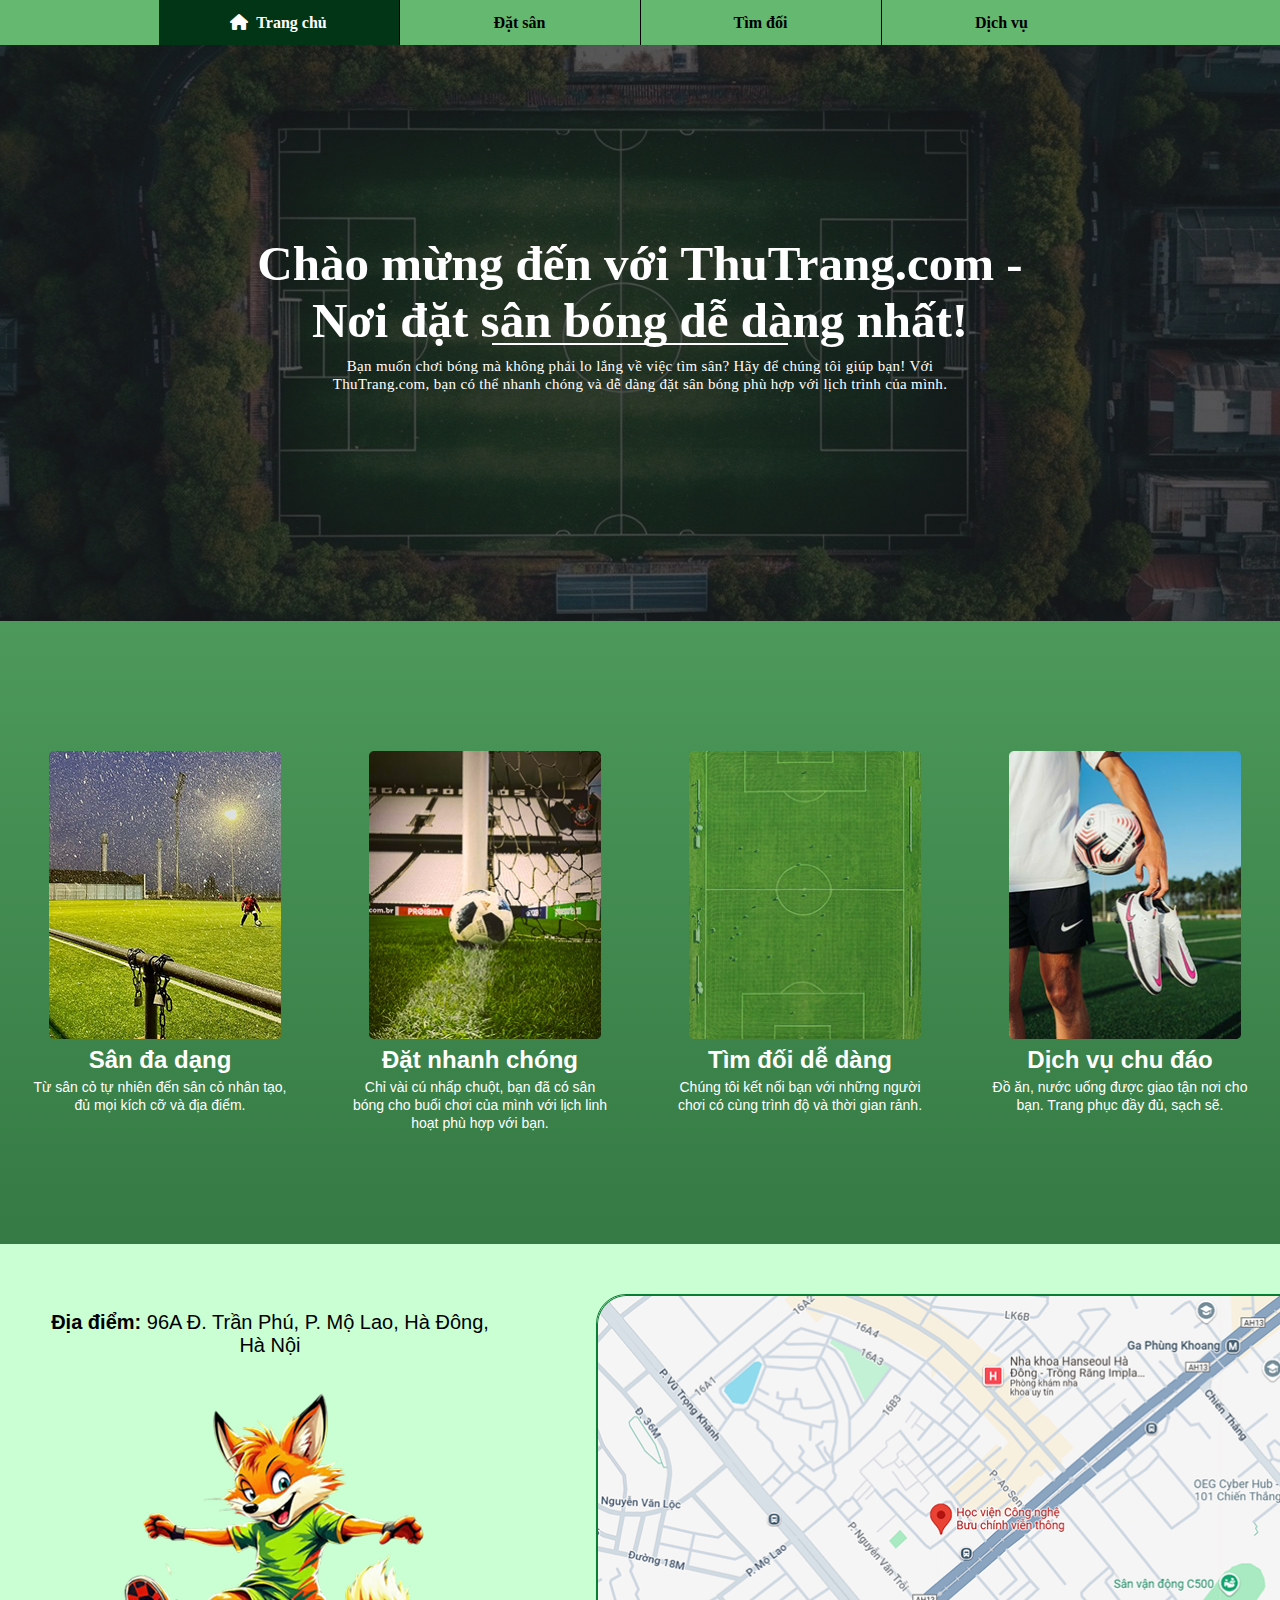
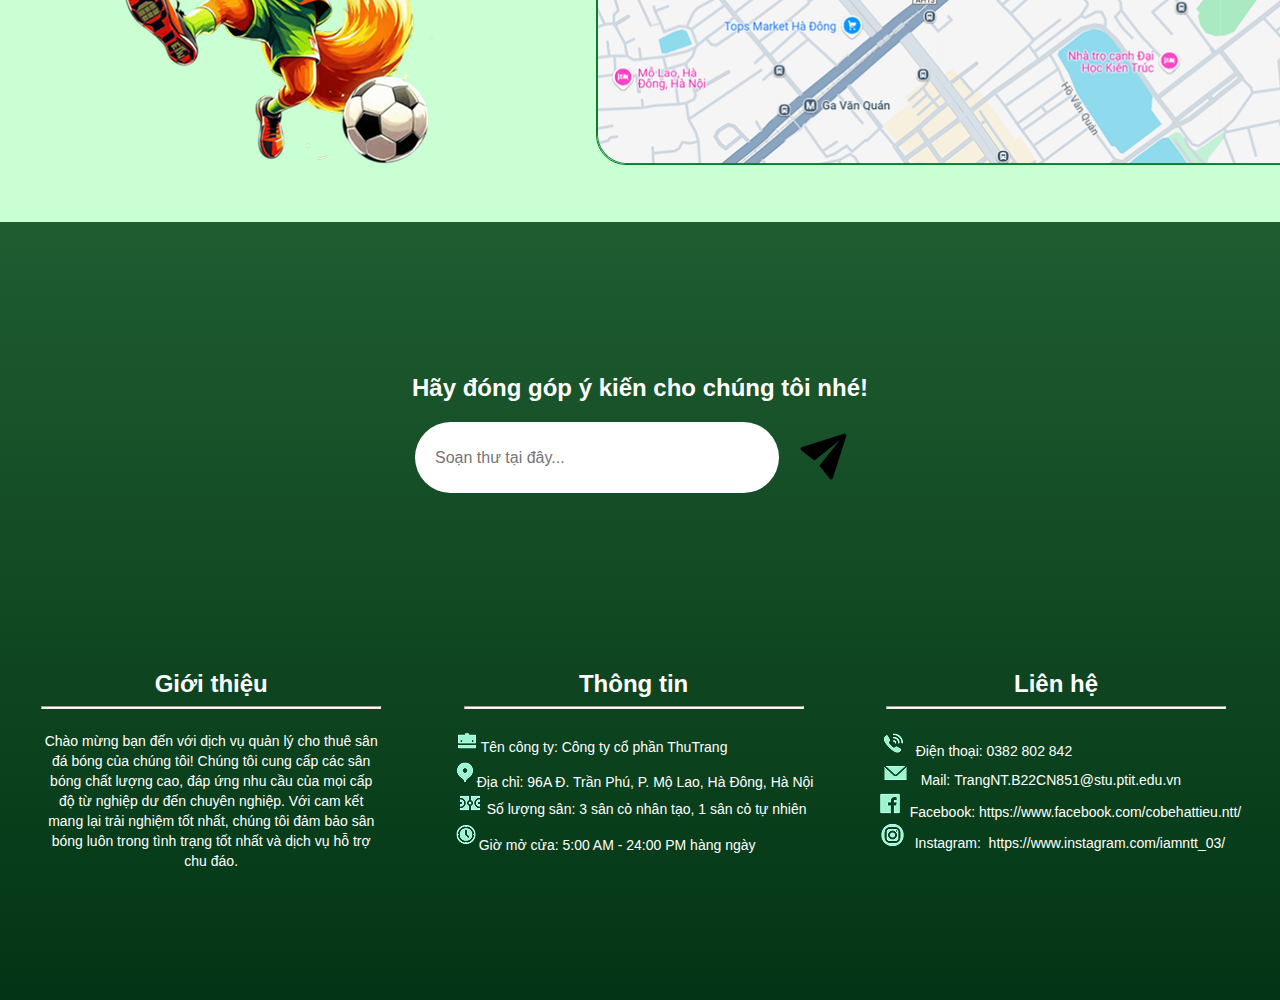
<file: user/index.html>
<!DOCTYPE html>
<html lang="vi">
<head>
    <meta charset="UTF-8">
    <meta name="viewport" content="width=device-width, initial-scale=1.0">
    <title>Trang chủ</title>
    <link rel="icon" type="image/x-icon" href="P:/SoccerFieldManagement/assets/images/ball2.png">
    <link rel="stylesheet" href="/assets/css/user.css">
    <link rel="stylesheet" href="https://cdnjs.cloudflare.com/ajax/libs/font-awesome/6.5.1/css/all.min.css">
</head>
<body class="body-index">
    <!-- Thanh dieu huong -->
    <nav>
		<ul class="navbar">
			<li><a href="/user/index.html"><i class="fas fa-home" style="margin-right: 8px"></i>Trang chủ</a></li>
			<li><a href="/user/booking.html">Đặt sân</a></li>
			<li><a href="/user/opponent.html">Tìm đối</a></li>
			<li><a href="/user/services.html">Dịch vụ</a></li>
		</ul>
	</nav>

    <!-- Vùng welcome -->
    <section class="welcome-section">
        <img src="/assets/images/Group36.png" alt="soccer-field" class="welcome-image">
        <p class="welcome-text">Chào mừng đến với ThuTrang.com - Nơi đặt sân bóng dễ dàng nhất!</p>
        <hr class="welcome-hr">
        <p class="welcome-text2">Bạn muốn chơi bóng mà không phải lo lắng về việc tìm sân? Hãy để chúng tôi giúp bạn! Với ThuTrang.com, bạn có thể nhanh chóng và dễ dàng đặt sân bóng phù hợp với lịch trình của mình.</p>
    </section>

    <!-- Vùng giới thiệu tính năng -->
    <section class="features-section">
        <div class="feature-card">
            <img src="/assets/images/field-types1.png" alt="Các loại sân" class="feature-image">
            <h3 class="feature-title">Sân đa dạng</h3>
            <p class="feature-description">Từ sân cỏ tự nhiên đến sân cỏ nhân tạo, đủ mọi kích cỡ và địa điểm.</p>
        </div>

        <div class="feature-card">
            <img src="/assets/images/field-types2.png" alt="Các loại sân" class="feature-image">
            <h3 class="feature-title">Đặt nhanh chóng</h3>
            <p class="feature-description">Chỉ vài cú nhấp chuột, bạn đã có sân bóng cho buổi chơi của mình với lịch linh hoạt phù hợp với bạn.</p>
        </div>

        <div class="feature-card">
            <img src="/assets/images/field-types3.png" alt="Các loại sân" class="feature-image">
            <h3 class="feature-title">Tìm đối dễ dàng</h3>
            <p class="feature-description">Chúng tôi kết nối bạn với những người chơi có cùng trình độ và thời gian rảnh.</p>
        </div>

        <div class="feature-card">
            <img src="/assets/images/field-types4.png" alt="Các loại sân" class="feature-image">
            <h3 class="feature-title">Dịch vụ chu đáo</h3>
            <p class="feature-description">Đồ ăn, nước uống được giao tận nơi cho bạn. Trang phục đầy đủ, sạch sẽ.</p>
        </div>
    </section>

<!-- Địa điểm -->
    <section class="gps-section">
        <div class="gps-content">
            <h2 class="location-title"><b>Địa điểm:</b>&nbsp;96A Đ. Trần Phú, P. Mộ Lao, Hà Đông, Hà Nội</h2>
            <img src="/assets/images/fox2NoBG.png" alt="logo-fox" class="fox-image">
        </div>
        <div class="gps-content"><a href="https://maps.app.goo.gl/ALssEna6QBwHDuSt6" target="_blank"><img src="/assets/images/map-image.png" alt="map-image" class="map-image"></a></div>
    </section>

<!-- Gửi mail góp ý -->
    <section class="feedback-section">
        <h3 class="feedback-title">Hãy đóng góp ý kiến cho chúng tôi nhé!</h3>
        <form class="email-container">
            <input type="text" class="email-input" name="message" placeholder="Soạn thư tại đây..." required>
            <button type="submit" class="send-button">
                <img src="/assets/images/EmailSend.png" alt="Send feedback" class="send-icon">
            </button>
        </form>
    </section>

<!-- Thông tin cuối trang -->
    <section class="inform-section">
        <div class="inform-container">
            <h3 class="inform-title">Giới thiệu</h3>
            <hr class="inform-line">
            <p class="inform-description">Chào mừng bạn đến với dịch vụ quản lý cho thuê sân đá bóng của chúng tôi! Chúng tôi cung cấp các sân bóng chất lượng cao, đáp ứng nhu cầu của mọi cấp độ từ nghiệp dư đến chuyên nghiệp. Với cam kết mang lại trải nghiệm tốt nhất, chúng tôi đảm bảo sân bóng luôn trong tình trạng tốt nhất và dịch vụ hỗ trợ chu đáo.</p>
        </div>

        <div class="inform-container">
            <h3 class="inform-title">Thông tin</h3>
            <hr class="inform-line">
            <p class="inform-text">
                <img src="/assets/images/Business.png"><b>Tên công ty:</b>&nbsp;Công ty cổ phần ThuTrang<br>
                <img src="/assets/images/Location.png"><b>Địa chỉ:</b>&nbsp;96A Đ. Trần Phú, P. Mộ Lao, Hà Đông, Hà Nội<br>
                <img src="/assets/images/Court.png"><b>Số lượng sân:</b>&nbsp;3 sân cỏ nhân tạo, 1 sân cỏ tự nhiên<br>
                <img src="/assets/images/Clock.png"><b>Giờ mở cửa:</b>&nbsp;5:00 AM - 24:00 PM hàng ngày
            </p>
        </div>

        <div class="inform-container">
            <h3 class="inform-title">Liên hệ</h3>
            <hr class="inform-line">
            <p class="inform-text">
                <img src="/assets/images/phone.png"><b>Điện thoại:</b>&nbsp;0382 802 842<br>
                <img src="/assets/images/mail.png"><b>Mail:</b>&nbsp;TrangNT.B22CN851@stu.ptit.edu.vn<br>
                <img src="/assets/images/facebook.png"><b>Facebook:</b>&nbsp;https://www.facebook.com/cobehattieu.ntt/<br>
                <img src="/assets/images/ins.png"><b>Instagram:</b>&nbsp; https://www.instagram.com/iamntt_03/
            </p>
        </div>
    </section>

    <!-- JavaScript -->
    <script src="/assets/js/main.js"></script>
</body>
</html>
</file>
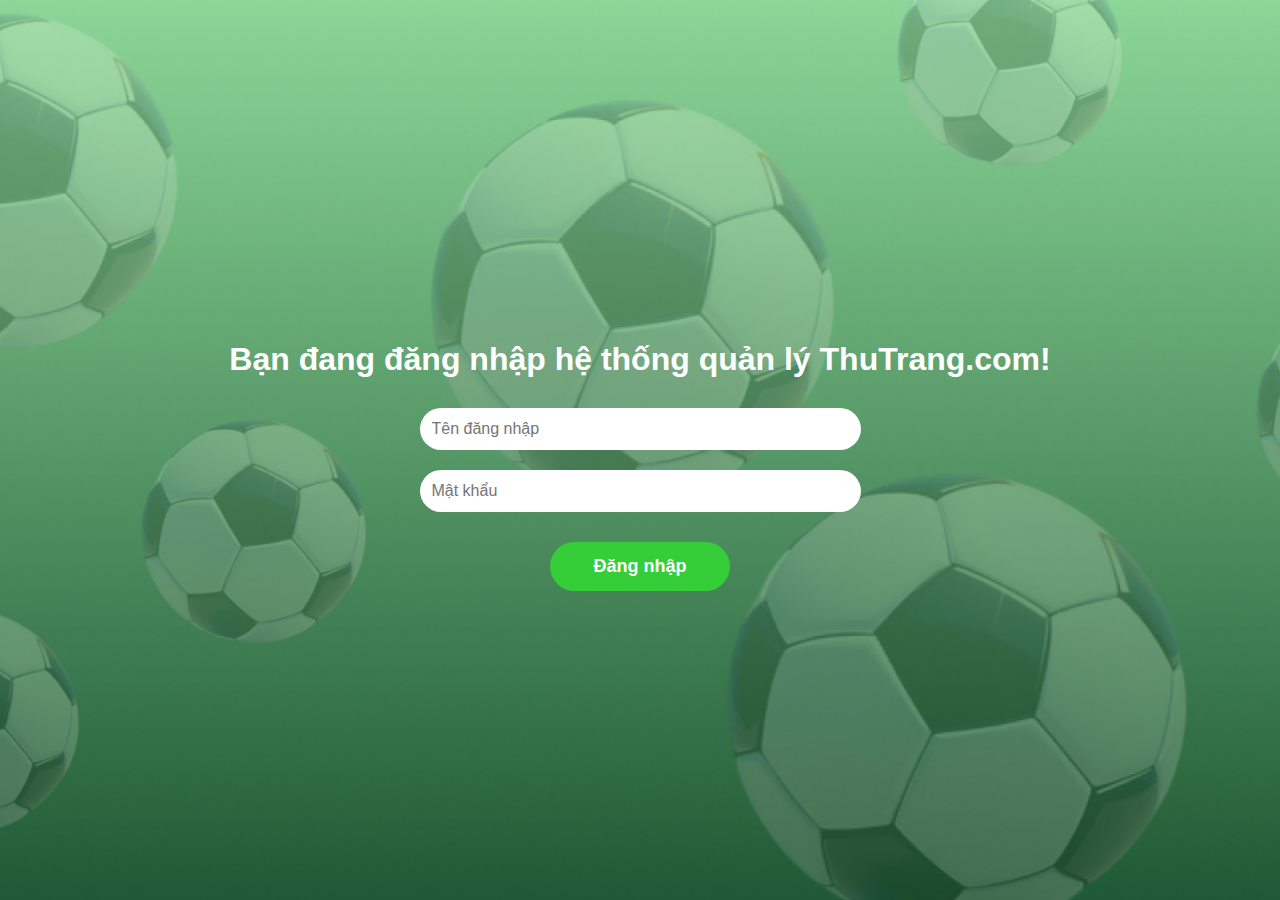
<file: admin/login.html>
<!DOCTYPE html>
<html lang="vi">
<head>
    <meta charset="UTF-8">
    <meta name="viewport" content="width=device-width, initial-scale=1.0">

    <title>Đăng nhập</title>
    <link rel="icon" type="image/x-icon" href="/assets/images/ball2.png">
    <link rel="stylesheet" href="/assets/css/admin.css">
    <link rel="stylesheet" href="https://cdnjs.cloudflare.com/ajax/libs/font-awesome/6.5.1/css/all.min.css">
</head>
<body class="body-login">
    <div class="login-container">
        <h3>Bạn đang đăng nhập hệ thống quản lý ThuTrang.com!</h3>
        
        <form class="login-form" id="loginForm">
            <div class="form-group">
                <input type="text" id="username" placeholder="Tên đăng nhập">
                <div id="usernameError" class="error-message">Vui lòng nhập tên đăng nhập</div>
            </div>
            
            <div class="form-group">
                <input type="password" id="password" placeholder="Mật khẩu">
                <div id="passwordError" class="error-message">Vui lòng nhập mật khẩu</div>
            </div>
            
            <button type="submit" class="login-btn">Đăng nhập</button>
        </form>
    </div>
    <script src="/assets/js/admin.js"></script>
</body>
</html>
</file>
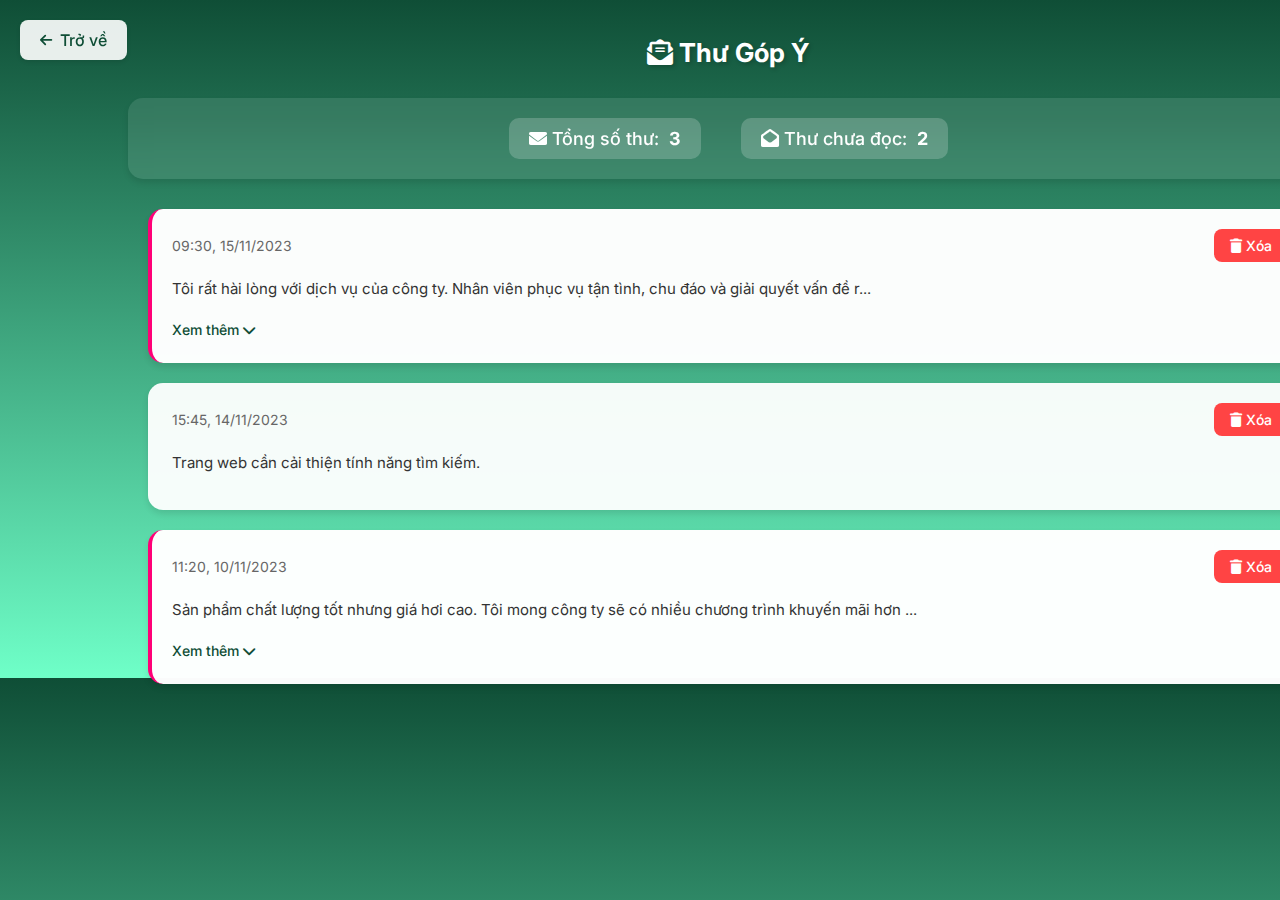
<file: admin/mailStats.html>
<!DOCTYPE html>
<html lang="vi">
<head>
    <meta charset="UTF-8">
    <meta name="viewport" content="width=device-width, initial-scale=1.0">
    <title>Thống Kê Thư Góp Ý</title>
    <link rel="stylesheet" href="/assets/css/admin.css">
    <link href="https://fonts.googleapis.com/css2?family=Inter:wght@400;500;600;700&display=swap" rel="stylesheet">
    <link rel="stylesheet" href="https://cdnjs.cloudflare.com/ajax/libs/font-awesome/6.0.0/css/all.min.css">
</head>
<body class="body-mailStats">
    <button class="back-button" onclick="goBack()">
        <i class="fas fa-arrow-left"></i> Trở về
    </button>
    <div class="container">
        <h1><i class="fas fa-envelope-open-text"></i> Thư Góp Ý</h1>
        
        <div class="statistics">
            <p><i class="fas fa-envelope"></i> Tổng số thư: <span id="total-count">0</span></p>
            <p><i class="fas fa-envelope-open"></i> Thư chưa đọc: <span id="unread-count">0</span></p>
        </div>
        
        <div class="feedback-list" id="feedback-list">
            <!-- Thư góp ý sẽ được thêm vào đây bằng JavaScript -->
        </div>
    </div>
    
    <template id="feedback-template">
        <div class="feedback-item">
            <div class="feedback-header">
                <span class="feedback-time"></span>
                <button class="delete-btn"><i class="fas fa-trash"></i> Xóa</button>
            </div>
            <div class="feedback-content">
                <p class="feedback-text"></p>
                <button class="read-more-btn">Xem thêm <i class="fas fa-chevron-down"></i></button>
            </div>
        </div>
    </template>
    
    <script src="/assets/js/admin.js"></script>
</body>
</html>
</file>
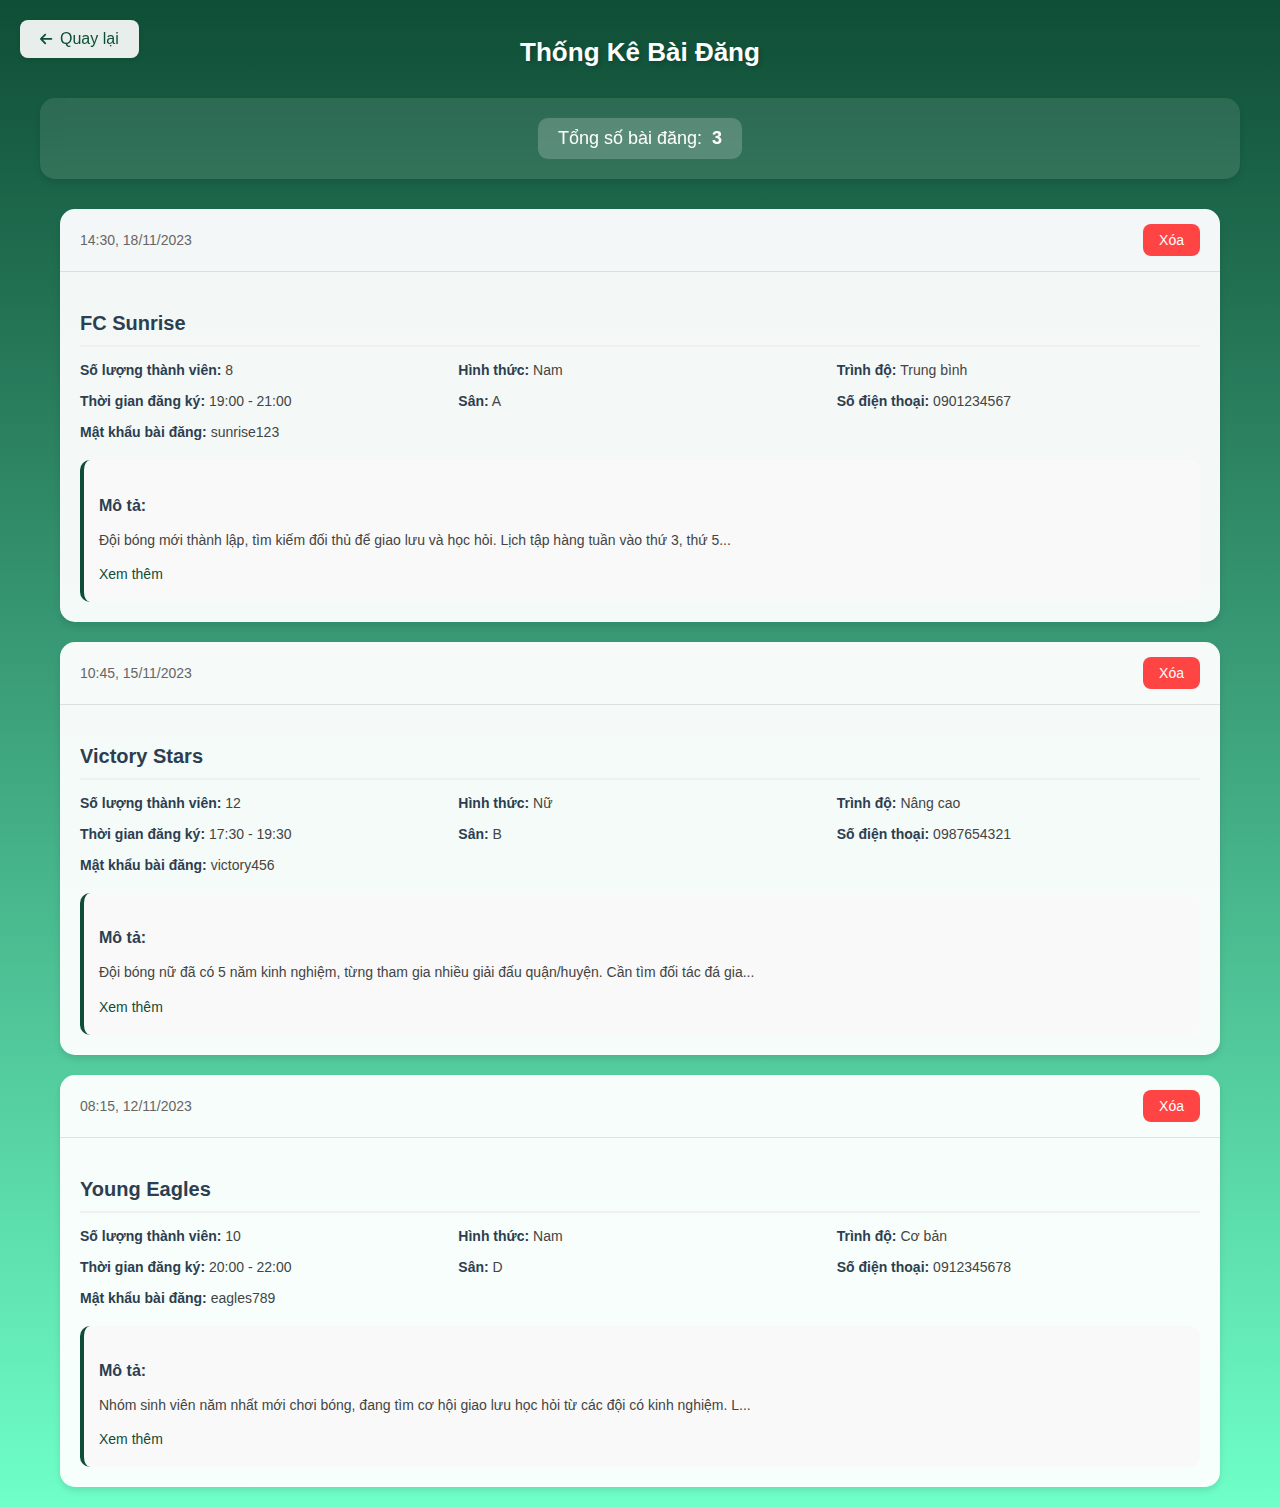
<file: admin/postStats.html>
<!DOCTYPE html>
<html lang="vi">
<head>
    <meta charset="UTF-8">
    <meta name="viewport" content="width=device-width, initial-scale=1.0">
    <title>Thống Kê Bài Đăng</title>
    <link rel="stylesheet" href="/assets/css/admin.css">
    <link rel="stylesheet" href="https://cdnjs.cloudflare.com/ajax/libs/font-awesome/6.0.0/css/all.min.css">
</head>
<body class="body-postStats">
    <button class="back-button" onclick="goBack()">
        <i class="fas fa-arrow-left"></i>
        Quay lại
    </button>

    <div class="container">
        <h1>Thống Kê Bài Đăng</h1>
        
        <div class="statistics">
            <p>Tổng số bài đăng: <span id="total-posts">0</span></p>
        </div>
        
        <div class="posts-list" id="posts-list">
            <!-- Bài đăng sẽ được thêm vào đây bằng JavaScript -->
        </div>
    </div>
    
    <template id="post-template">
        <div class="post-item">
            <div class="post-header">
                <div class="post-time"></div>
                <button class="delete-btn">Xóa</button>
            </div>
            <div class="post-content">
                <div class="team-info">
                    <h3 class="team-name"></h3>
                    <div class="team-details">
                        <p><strong>Số lượng thành viên:</strong> <span class="member-count"></span></p>
                        <p><strong>Hình thức:</strong> <span class="gender-format"></span></p>
                        <p><strong>Trình độ:</strong> <span class="skill-level"></span></p>
                        <p><strong>Thời gian đăng ký:</strong> <span class="registration-time"></span></p>
                        <p><strong>Sân:</strong> <span class="court-type"></span></p>
                        <p><strong>Số điện thoại:</strong> <span class="phone-number"></span></p>
                        <p><strong>Mật khẩu bài đăng:</strong> <span class="post-password"></span></p>
                    </div>
                </div>
                <div class="description-section">
                    <h4>Mô tả:</h4>
                    <p class="description-text"></p>
                    <button class="read-more-btn">Xem thêm</button>
                </div>
            </div>
        </div>
    </template>
    
    <script src="/assets/js/admin.js"></script>
</body>
</html>
</file>
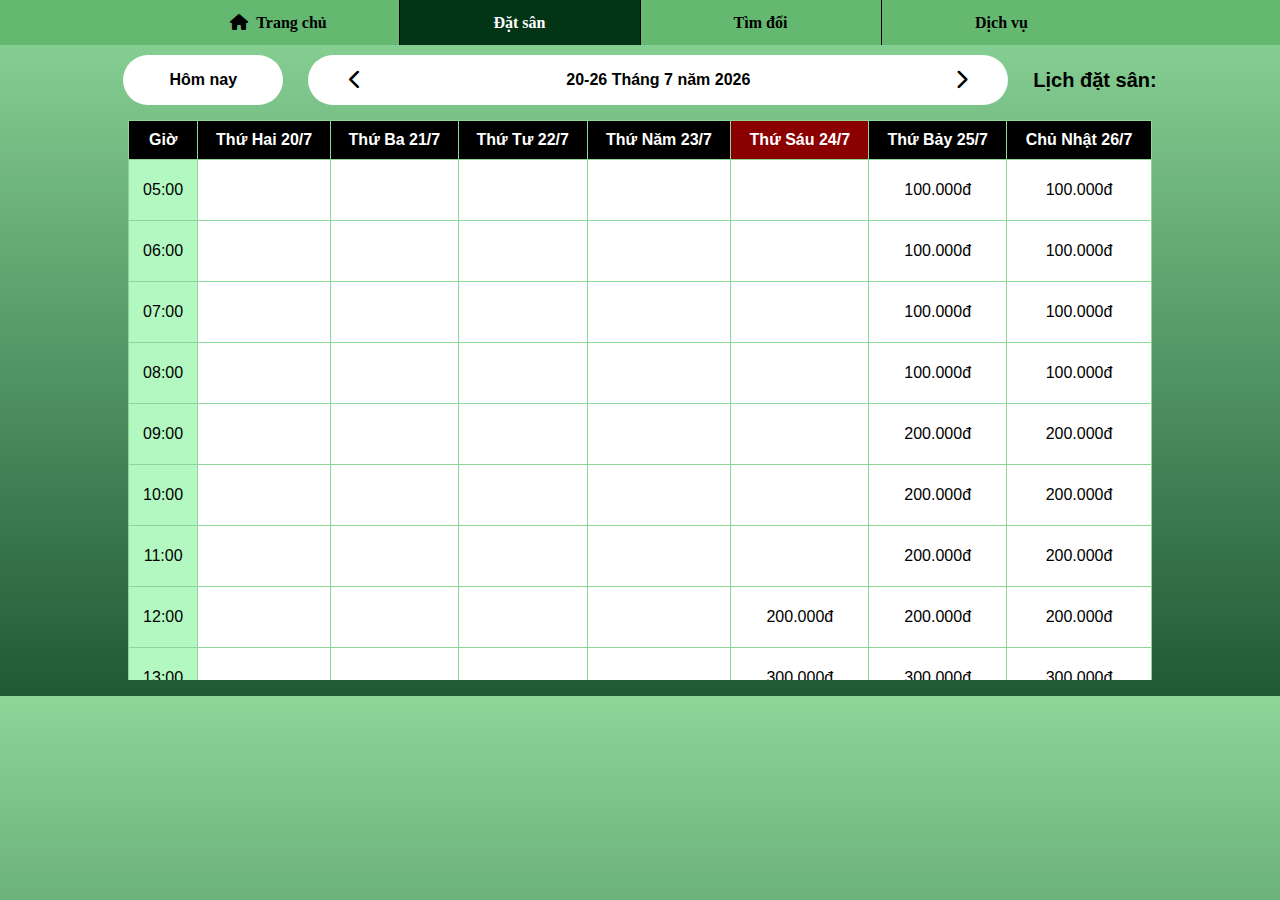
<file: user/booking.html>
<!DOCTYPE html>
<html lang="vi">
<head>
    <meta charset="UTF-8">
    <meta name="viewport" content="width=device-width, initial-scale=1.0">
    <title>Đặt Sân</title>
    <link rel="icon" type="image/x-icon" href="/assets/images/ball2.png">
    <link rel="stylesheet" href="/assets/css/user.css">
    <link rel="stylesheet" href="https://cdnjs.cloudflare.com/ajax/libs/font-awesome/6.5.1/css/all.min.css">
</head>
<body class="body-booking">
    <!-- Thanh điều hướng -->
    <nav>
        <ul class="navbar">
            <li><a href="/user/index.html"><i class="fas fa-home" style="margin-right: 8px"></i>Trang chủ</a></li>
            <li><a href="/user/booking.html">Đặt sân</a></li>
            <li><a href="/user/opponent.html">Tìm đối</a></li>
            <li><a href="/user/services.html">Dịch vụ</a></li>
        </ul>
    </nav>

    <!-- Phần nav lịch đặt sân -->
    <div class="date-navigation">
        <div class="today-button">Hôm nay</div>
        <div class="date-selector">
            <button class="nav-button prev"><i class="fas fa-chevron-left"></i></button>
            <div class="current-date">Hiển thị tuần hiện tại</div>
            <button class="nav-button next"><i class="fas fa-chevron-right"></i></button>
        </div>
        <div class="booking-title">Lịch đặt sân:</div>
    </div>

    <!-- Phần bảng lịch đặt sân -->
    <div class="table-container">
        <!-- Table will be generated by JavaScript -->
    </div>

     <!-- Form đăng ký đặt sân -->
    <div class="booking-overlay" id="bookingOverlay">
        <div class="booking-form">
            <div class="form-header">
                <h2>Đăng Ký Đặt Sân</h2>
                <button class="close-form-btn" id="closeBookingBtn">&times;</button>
            </div>
            <div class="form-content-booking">
                <div class="form-info">
                    <div class="booking-detail">
                        <strong>Thời gian:</strong> <span id="bookingTime"></span>
                    </div>
                    <div class="booking-detail">
                        <strong>Ngày:</strong> <span id="bookingDate"></span>
                    </div>
                </div>
                
                <div class="form-group">
                    <label for="bookingName">Họ và tên</label>
                    <input type="text" id="bookingName" placeholder="Nhập họ và tên của bạn" required>
                    <span class="error-message" id="nameError"></span>
                </div>
                
                <div class="form-group">
                    <label for="bookingPhone">Số điện thoại</label>
                    <input type="tel" id="bookingPhone" placeholder="Nhập số điện thoại" required>
                    <span class="error-message" id="phoneError"></span>
                </div>
                
                <div class="form-group">
                    <label>Chọn sân</label>
                    <div class="field-selection">
                        <div class="field-option" data-field="A">
                            <input type="radio" id="fieldA" name="field" value="A">
                            <label for="fieldA">Sân A</label>
                        </div>
                        <div class="field-option" data-field="B">
                            <input type="radio" id="fieldB" name="field" value="B">
                            <label for="fieldB">Sân B</label>
                        </div>
                        <div class="field-option" data-field="C">
                            <input type="radio" id="fieldC" name="field" value="C">
                            <label for="fieldC">Sân C</label>
                        </div>
                        <div class="field-option" data-field="D">
                            <input type="radio" id="fieldD" name="field" value="D">
                            <label for="fieldD">Sân D</label>
                        </div>
                    </div>
                    <span class="error-message" id="fieldError"></span>
                </div>
                
                <div class="form-group total-amount">
                    <label>Thành tiền:</label>
                    <div class="price-display" id="totalPrice">0đ</div>
                </div>
                
                <div class="form-actions">
                    <button type="button" class="btn-cancel" id="cancelBooking">Hủy</button>
                    <button type="button" class="btn-confirm" id="confirmBooking">Thanh toán</button>
                </div>
            </div>
        </div>
    </div>

    <!-- Form QR thanh toán -->
     <div class="qr-overlay" id="qrOverlay">
        <div class="qr-payment-form">
            <button class="close-form-btn" id="closeQrBtn">&times;</button>
            <h2>Mã QR thanh toán</h2>
            <p>Họ và tên chủ tài khoản:<b>&nbsp;NGUYEN THU TRANG</b></p>
            <p>Ngân hàng:<b>&nbsp;MB Bank</b></p>
            <p>Số tài khoản:<b>&nbsp;0382 802 842</b></p>
            <div class="qr-code"><img src="/assets/images/qr.png" alt="QR code"></div>
        </div>
     </div>

    <script src="/assets/js/main.js"></script>
</body>
</html>
</file>
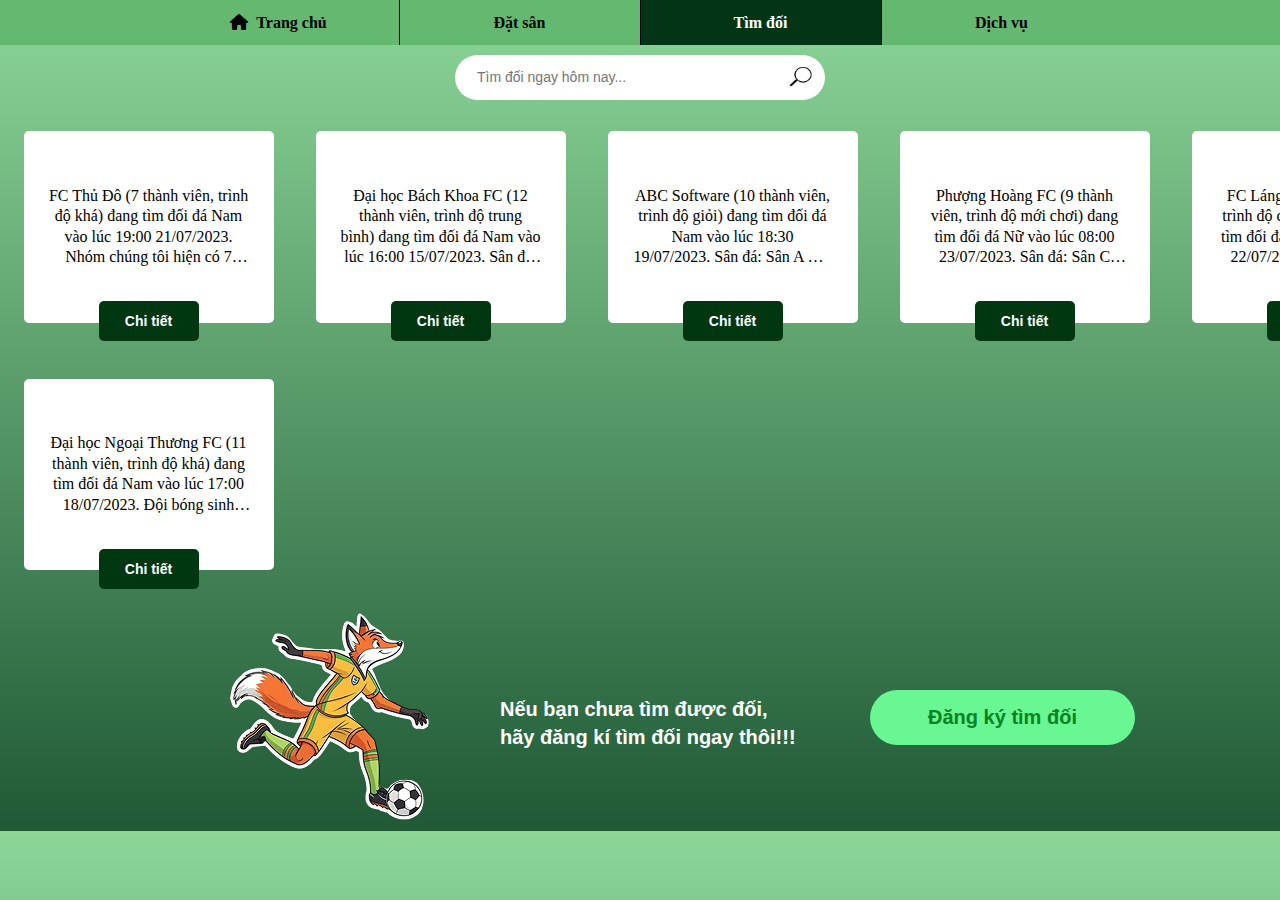
<file: user/opponent.html>
<!DOCTYPE html>
<html lang="vi">
<head>
    <meta charset="UTF-8">
    <meta name="viewport" content="width=device-width, initial-scale=1.0">
    <title>Tìm đối</title>
    <link rel="icon" type="image/x-icon" href="/assets/images/ball2.png">
    <link rel="stylesheet" href="/assets/css/user.css">
    <link rel="stylesheet" href="https://cdnjs.cloudflare.com/ajax/libs/font-awesome/6.5.1/css/all.min.css">
</head>

</head>
<body class="body-opponent">
    <!-- Thanh dieu huong -->
    <nav>
        <ul class="navbar">
            <li><a href="/user/index.html"><i class="fas fa-home" style="margin-right: 8px"></i>Trang chủ</a></li>
            <li><a href="/user/booking.html">Đặt sân</a></li>
            <li><a href="/user/opponent.html">Tìm đối</a></li>
            <li><a href="/user/services.html">Dịch vụ</a></li>
        </ul>
    </nav>

    <!-- Thanh search -->
    <div class="search-container">
        <form class="search-form">
            <input type="text" placeholder="Tìm đối ngay hôm nay..." class="search-input" required>
            <button type="submit" class="search-button"><img src="/assets/images/search.png" alt="search"></button>
        </form>
    </div>

    <!-- Phần bài đăng tìm đối -->
    <div class="post-container">
        <!-- Các post sẽ được tạo động bằng JavaScript -->
    </div>

    <!-- Phần đăng kí tìm đối -->
     <div class="register-container">
        <div class="register-logo">
            <img src="/assets/images/foxNoBG1.png" alt="fox">
        </div>

        <div class="register-text">
            <p>Nếu bạn chưa tìm được đối,<br> hãy đăng kí tìm đối ngay thôi!!!</p>
        </div>

        <button class="register-button" id="openRegisterForm">
            <p>Đăng ký tìm đối</p>
        </button>
     </div>

     <!-- Form đăng ký tìm đối -->
     <div class="register-overlay" id="registerOverlay">
        <div class="register-form">
            <div class="form-header">
                <h2>Đăng Ký Tìm Đối</h2>
                <button class="close-form-btn" id="closeRegisterBtn">&times;</button>
            </div>
            <div class="form-content">
                <div class="form-group">
                    <label for="teamName">Tên đội/nhóm:</label>
                    <input type="text" id="teamName" placeholder="Nhập tên đội hoặc nhóm của bạn" required>
                    <span class="error-message" id="teamNameError"></span>
                </div>
                
                <div class="form-group">
                    <label for="memberCount">Số lượng thành viên:</label>
                    <input type="number" id="memberCount" min="1" max="20" value="5" required>
                    <span class="error-message" id="memberCountError"></span>
                </div>
                
                <div class="form-group">
                    <label for="matchType">Hình thức:</label>
                    <select id="matchType" required>
                        <option value="">-- Chọn hình thức --</option>
                        <option value="Nam">Nam</option>
                        <option value="Nữ">Nữ</option>
                    </select>
                    <span class="error-message" id="matchTypeError"></span>
                </div>
                
                <div class="form-group">
                    <label for="skillLevel">Trình độ:</label>
                    <select id="skillLevel" required>
                        <option value="">-- Chọn trình độ --</option>
                        <option value="Mới chơi">Mới chơi</option>
                        <option value="Trung bình">Trung bình</option>
                        <option value="Khá">Khá</option>
                        <option value="Giỏi">Giỏi</option>
                        <option value="Chuyên nghiệp">Chuyên nghiệp</option>
                    </select>
                    <span class="error-message" id="skillLevelError"></span>
                </div>
                
                <div class="form-group">
                    <label for="matchTime">Thời gian:</label>
                    <input type="datetime-local" id="matchTime" required>
                    <span class="error-message" id="matchTimeError"></span>
                </div>
                
                <div class="form-group">
                    <label for="phoneNumber">Số điện thoại:</label>
                    <input type="tel" id="phoneNumber" placeholder="Nhập số điện thoại liên hệ" required>
                    <span class="error-message" id="phoneNumberError"></span>
                </div>
                
                <div class="form-group full-width">
                    <label>Sân (tùy chọn):</label>
                    <div class="field-selection">
                        <div class="field-option" data-field="none">
                            <input type="radio" id="fieldNone" name="field" value="none" checked>
                            <label for="fieldNone">Không chọn sân</label>
                        </div>
                        <div class="field-option" data-field="A">
                            <input type="radio" id="fieldA" name="field" value="A">
                            <label for="fieldA">Sân A</label>
                        </div>
                        <div class="field-option" data-field="B">
                            <input type="radio" id="fieldB" name="field" value="B">
                            <label for="fieldB">Sân B</label>
                        </div>
                        <div class="field-option" data-field="C">
                            <input type="radio" id="fieldC" name="field" value="C">
                            <label for="fieldC">Sân C</label>
                        </div>
                        <div class="field-option" data-field="D">
                            <input type="radio" id="fieldD" name="field" value="D">
                            <label for="fieldD">Sân D</label>
                        </div>
                    </div>
                </div>
                
                <div class="form-group">
                    <label for="postPassword">Mã tạo bài:</label>
                    <input type="password" id="postPassword" placeholder="Mật khẩu quản lý bài đăng" required>
                    <span class="error-message" id="postPasswordError"></span>
                </div>
                
                <div class="form-group full-width">
                    <label for="postDescription">Mô tả:</label>
                    <textarea id="postDescription" rows="3" placeholder="Mô tả tổng quan về mong muốn của bạn..." required></textarea>
                    <span class="error-message" id="postDescriptionError"></span>
                </div>
                
                <div class="form-actions">
                    <button type="button" class="btn-cancel" id="cancelRegister">Hủy</button>
                    <button type="button" class="btn-confirm" id="confirmRegister">Đăng ký</button>
                </div>
            </div>
        </div>
     </div>

     <!-- Form chi tiết bài đăng -->
     <div class="post-detail-overlay" id="postDetailOverlay">
        <div class="post-detail-form">
            <div class="form-header">
                <h2>Chi Tiết Bài Đăng</h2>
                <button class="close-form-btn" id="closeDetailBtn">&times;</button>
            </div>
            <div class="form-content">
                <!-- Mô tả bài đăng -->
                <div class="form-group full-width">
                    <label>Mô tả:</label>
                    <div class="post-description-detail"></div>
                </div>
                
                <!-- Thông tin chi tiết -->
                <div class="form-group full-width">
                    <label>Thông tin chi tiết:</label>
                    <div class="post-info-table">
                        <div class="info-row">
                            <div class="info-label">Tên đội/nhóm:</div>
                            <div class="info-value" id="detailTeamName"></div>
                        </div>
                        <div class="info-row">
                            <div class="info-label">Số lượng thành viên:</div>
                            <div class="info-value" id="detailMemberCount"></div>
                        </div>
                        <div class="info-row">
                            <div class="info-label">Hình thức:</div>
                            <div class="info-value" id="detailMatchType"></div>
                        </div>
                        <div class="info-row">
                            <div class="info-label">Trình độ:</div>
                            <div class="info-value" id="detailSkillLevel"></div>
                        </div>
                        <div class="info-row">
                            <div class="info-label">Thời gian:</div>
                            <div class="info-value" id="detailMatchTime"></div>
                        </div>
                        <div class="info-row">
                            <div class="info-label">Sân:</div>
                            <div class="info-value" id="detailField"></div>
                        </div>
                        <div class="info-row">
                            <div class="info-label">Số điện thoại:</div>
                            <div class="info-value" id="detailPhoneNumber"></div>
                        </div>
                        <div class="info-row">
                            <div class="info-label">Ngày đăng:</div>
                            <div class="info-value" id="detailCreateDate"></div>
                        </div>
                    </div>
                </div>
                
                <!-- Phần xóa bài đăng -->
                <div class="form-group full-width post-delete-section">
                    <label>Quản lý bài đăng:</label>
                    <div class="delete-post-form">
                        <input type="password" id="deletePostPassword" placeholder="Vui lòng nhập mật khẩu bài đăng để xóa">
                        <button type="button" class="btn-delete" id="deletePostBtn">Xóa</button>
                    </div>
                    <div class="error-message" id="deletePostError"></div>
                </div>
                
                <div class="form-actions-delete">
                    <button type="button" class="btn-cancel" id="closePostDetail">Đóng</button>
                </div>
            </div>
        </div>
     </div>

     <script src="/assets/js/main.js"></script>
</body>
</html>
</file>
<file: assets/css/user.css>
/* index.html */
.body-index {
    position: relative;
    width: 100%;
    height: 2600px;
    margin: 0;
    padding: 0;
    background: linear-gradient(180deg, #64B870 0%, #023515 100%);
}

/* Thanh điều hướng */
.navbar {
    background-color: #64B870;
    list-style: none;
    margin: 0;
    padding: 0;
    top: 0;
    display: flex;
    justify-content: center;
    align-items: center;
    height: 45px;
    position: fixed;
    width: 100%;
    z-index: 1000;
}

.navbar li {
    width: 240px;
    text-align: center;
    border-right: 1px solid #000000;
}

.navbar li:last-child {
    border-right: none;
}

.navbar a {
    text-decoration: none;
    color: #000000;
    font-size: 16px;
    font-weight: bold;
    line-height: 45px;
    display: block;
}

.navbar a:hover {
    background-color: #023515;
    color: #FFFFFF;
}

.navbar a.active {
    background-color: #023515;
    color: #FFFFFF;
}

/* Welcome section */
.welcome-section {
    position: relative;
    padding-top: 37px;
    width: 100%;
    display: flex;
    justify-content: center;
}

.welcome-image {
    width: 100%;
    height: auto;
    display: block;
}

.welcome-text {
    position: absolute;
    top: 30%;
    width: 845px;
    text-align: center;
    font-weight: 700;
    font-size: 49px;
    line-height: 57px;
    color: #FFFFFF;
}

.welcome-hr {
    position: absolute;
    top: 54%;
    width: 23%;
    border: 1px solid #FFFFFF;
}

.welcome-text2 {
    position: absolute;
    top: 55%;
    width: 660px;
    font-weight: 400;
    font-size: 15px;
    line-height: 18px;
    text-align: center;
    letter-spacing: 0.32px;
    color: #FFFFFF;
}

/* Features section */
.features-section {
    position: relative;
    padding: 130px 0;
    display: flex;
    justify-content: space-between;
}

.feature-card {
    flex-direction: column;
    display: flex;
    align-items: center;
    position: relative;
    max-width: 25%;
    margin: 0 auto;
}

.feature-image {
    width: 232.56px;
    height: 288px;
    border-radius: 0.5px;
    object-fit: cover;
    margin-left: 10px;
}

.feature-title {
    font-family: 'Roboto Condensed', sans-serif;
    font-weight: 700;
    font-size: 24px;
    line-height: 28px;
    color: #FFFFFF;
    text-align: center;
    margin-top: 7px;
}

.feature-description {
    font-family: 'Roboto Condensed', sans-serif;
    font-weight: 400;
    font-size: 14px;
    line-height: 18px;
    color: #FFFFFF;
    text-align: center;
    width: 255px;
    margin-top: -20px;
}

/* Vung vi tri GPS */
.gps-section {
    position: relative;
    width: 100%;
    height: 578px;
    background-color: #CAFFD4;
    display: flex;
    justify-content: center;
    top:auto;
    margin-top: -2.5%;
}

.gps-content {
    width: 50%;
    padding: 50px;
    flex-direction: column;
    justify-content: center;
    align-items: center;
}

.location-title {
     max-width: 100vh;
    height: 38px;
    font-family: 'Roboto Condensed', sans-serif;
    font-style: normal;
    font-weight: 400;
    font-size: 20px;
    line-height: 23px;
    text-align: center;
    color: #000000;
}

.fox-image {
    width: 451px;
    height: 451px;
    background-size: contain;
    background-repeat: no-repeat;
}

.map-image {
    box-sizing: border-box;
    width: 740px;
    height: 471px;
    border: 1px solid #0B7D33;
    border-radius: 30px;
    object-fit: cover;
}

.map-image:hover {
    border: 3px solid #FFFFFF;
}

/* Hòm thư góp ý */
.feedback-section {
    position: relative;
    justify-content: center;
    justify-items: center;
    align-items: center;
    width: 100%;
    flex-direction: column;
    margin-top: 10%;
    display: flex;
}

.feedback-title {
    width: 523px;
    height: 51px;
    font-family: 'Roboto Condensed', sans-serif;
    font-weight: 700;
    font-size: 24px;
    color: #FFFFFF;
    text-align: center;
}

.email-container {
    width: 450px;
    height: 69px;
    border-radius: 126px;
    align-items: center;
    justify-items: center;
    margin-top: -2%;
    display: flex;
}

.email-input {
    width: 450px;
    height: 69px;
    border: none;
    border-radius: 126px;
    font-family: 'Roboto Condensed', sans-serif;
    font-weight: 400;
    font-size: 16px;
    line-height: 19px;
    color: #A0A0A0;
    padding-left: 20px;
    outline: none;
}

.send-button {
    width: 106px;
    height: 69px;
    border: none;
    background: none;
    border-radius: 126px;
    align-items: center;
    cursor: pointer;
    margin-left: 2px;
}

.send-icon {
    width: 71px;
    height: 57px;
    justify-content: center;
}

.send-button:hover {
    background-color: #CAFFD4;
}

/* Thong tin chi tiet, lien he */
.inform-section {
    position: relative;
    width: 100%;
    display: flex;
    margin-top: 12%;
}

.inform-container {
    width: 33%;
    display: flex;
    justify-content: center;
    align-items: center;
    flex-direction: column;
}

.inform-title {
    width: 100%;
    font-family: 'Roboto Condensed', sans-serif;
    font-weight: 700;
    font-size: 24px;
    color: #FFFFFF;
    text-align: center;
    margin-bottom: 0%;
}

.inform-line {
    width: 80%;
    height: 1px;
    background-color: #FFFFFF;
}

.inform-description {
    width: 80%;
    height: 51px;
    font-family: 'Roboto Condensed', sans-serif;
    font-weight: 300;
    font-size: 14px;
    color: #FFFFFF;
    text-align: center;
    line-height: 20px;
}

.inform-text {
    font-family: 'Roboto Condensed', sans-serif;
    font-weight: 300;
    font-size: 14px;
    color: #FFFFFF;
    height: 51px;
    line-height: 20px;
}

/* booking.html */
.body-booking {
    width: 100%;
    height: 641px;
    margin: 0;
    padding: 0;
    background: linear-gradient(180deg, #8CD698 0%, #1F5935 100%);
}

/* Phần nav lịch đặt sân */
.date-navigation {
    display: flex;
    align-items: center;
    gap: 25px;
    justify-content: center;
    margin-top: 55px;
}

.today-button {
    width: 160px;
    height: 50px;
    background: #FFFFFF;
    border-radius: 30px;
    display: flex;
    align-items: center;
    justify-content: center;
    font-size: 16px;
    font-family: 'Inter', sans-serif;
    font-weight: 700;
    cursor: pointer;
}

.date-selector {
    width: 660px;
    height: 50px;
    background: #FFFFFF;
    border-radius: 30px;
    display: flex;
    align-items: center;
    justify-content: space-between;
    padding: 0 20px;
}

.current-date {
    font-weight: 700;
    font-size: 16px;
    font-family: 'Inter', sans-serif;
}

.nav-button {
    width: 54px;
    height: 52px;
    border: none;
    background: transparent;
    cursor: pointer;
    font-size: 20px;
}

.today-button:hover, .nav-button:hover {
    color: grey;
}

.booking-title {
    font-weight: 700;
    font-size: 20px;
    font-family: 'Inter', sans-serif;
}

/* Phần table lịch đặt sân */
.table-container {
    max-height: 560px;
    overflow-y: auto; 
    width: 80%;
    margin: 15px auto;
}

table {
    width: 100%;
    border-collapse: collapse;
    font-family: 'Inter', sans-serif;
}

th, td {
    border: 1px solid #8CD698;
    padding: 10px;
    text-align: center;
}

thead th {
    background-color: #000000;
    color: #FFFFFF;
    font-weight: 700;
    position: sticky;
    top: 0;
}

td:first-child {
    height: 40px;
    background-color: #B3F8C1;
    color: #000000;
}

td:not(:first-child) {
    height: 40px;
    color: #000000;
    background-color: #FFFFFF;
    cursor: pointer;
}

td.bookable:hover {
    background-color: #B3F8C1;
    cursor: pointer;
}

tr:hover {
    background-color: transparent;
}

tr:hover td:first-child {
    background-color: #B3F8C1;
}

td:not(.bookable):not(:first-child):hover {
    background-color: #FFFFFF;
    cursor: default;
}

/* Định dạng ngày hiện tại trên thanh header */
th.today {
    background-color: #8B0000;
    color: #FFFFFF;
}

/* Booking form styles */
.booking-overlay {
    position: fixed;
    top: 0;
    left: 0;
    width: 100%;
    height: 100%;
    background-color: rgba(0, 0, 0, 0.7);
    display: none;
    justify-content: center;
    align-items: center;
    z-index: 2000;
}

.booking-form {
    width: 500px;
    height: 530px;
    background-color: white;
    border-radius: 8px;
    overflow: hidden;
    max-height: 90vh;
    overflow-y: auto;
}

.form-header {
    background-color: #023515;
    color: white;
    padding: 15px 20px;
    text-align: center;
    position: relative;
}

.form-header h2 {
    margin: 0;
    font-family: 'Inter', sans-serif;
    font-size: 20px;
    font-weight: 700;
}

.form-content-booking {
    padding: 12px 15px;
    display: flex;
    flex-direction: column;
    gap: 0px;
}

.form-group {
    margin-bottom: 15px;
}

.form-group label {
    display: block;
    font-family: 'Inter', sans-serif;
    font-weight: 600;
    margin-bottom: 8px;
    color: #333;
    font-size: 14px;
}

.form-group input, .form-group textarea {
    width: 100%;
    padding: 10px;
    border: 1px solid #ddd;
    border-radius: 4px;
    font-family: 'Inter', sans-serif;
    font-size: 14px;
    box-sizing: border-box;
}

.form-group input:focus, .form-group textarea:focus {
    border-color: #64B870;
    outline: none;
}

.error-message {
    color: #e74c3c;
    font-size: 12px;
    margin-top: 5px;
    display: block;
    font-family: 'Inter', sans-serif;
}

.form-info {
    background-color: #f8f9fa;
    padding: 15px;
    border-radius: 4px;
    margin-bottom: 20px;
    border-left: 3px solid #64B870;
}

.booking-detail {
    margin-bottom: 8px;
    font-family: 'Inter', sans-serif;
    font-size: 14px;
}

.field-selection {
    display: flex;
    justify-content: space-between;
    gap: 10px;
    flex-wrap: nowrap;
    width: 100%;
}

.field-selection-vertical {
    display: flex;
    flex-direction: column;
    gap: 10px;
    width: 100%;
}

.field-option {
    position: relative;
    background-color: #f9f9fa;
    border: 1px solid #ddd;
    border-radius: 4px;
    padding: 10px;
    cursor: pointer;
    flex: 1;
    text-align: center;
    transition: background-color 0.2s ease;
}

.field-selection-vertical .field-option {
    display: flex;
    text-align: left;
    align-items: center;
}

.field-selection-vertical .field-option label {
    margin-left: 10px;
}

.field-option:hover:not(.disabled) {
    background-color: #eaffee;
    border-color: #64B870;
}

.field-option.selected {
    background-color: #eaffee;
    border-color: #023515;
    font-weight: bold;
}

.field-option.disabled {
    background-color: #e0e0e0;
    cursor: not-allowed;
    opacity: 0.7;
}

.field-option input[type="radio"] {
    position: absolute;
    opacity: 0;
}

.field-option label {
    display: block;
    cursor: pointer;
    font-weight: 600;
    margin: 0;
    color: #333;
}

.total-amount {
    background-color: #f8f9fa;
    padding: 12px;
    border-radius: 4px;
    display: flex;
    justify-content: space-between;
    align-items: center;
    margin: 20px 0;
    border: 1px solid #e0e0e0;
}

.price-display {
    font-family: 'Inter', sans-serif;
    font-weight: 700;
    font-size: 18px;
    color: #023515;
}

.form-actions {
    display: flex;
    justify-content: space-between;
    gap: 15px;
    margin-top: 20px;
}

.btn-cancel, .btn-confirm {
    padding: 10px 20px;
    border: none;
    border-radius: 4px;
    font-family: 'Inter', sans-serif;
    font-weight: 600;
    cursor: pointer;
    flex: 1;
    text-align: center;
}

.btn-cancel {
    background-color: #f1f1f1;
    color: #333;
}

.btn-confirm {
    background-color: #023515;
    color: white;
}

.btn-cancel:hover {
    background-color: #e0e0e0;
}

.btn-confirm:hover {
    background-color: #01290f;
}

/* QR payment */
.qr-overlay {
    position: fixed;
    top: 0;
    left: 0;
    width: 100%;
    height: 100%;
    background: rgba(0, 0, 0, 0.7);
    display: none;
    justify-content: center;
    align-items: center;
    z-index: 2000;
}

.qr-payment-form {
    position: relative;
    width: 500px;
    padding: 30px;
    background: #fff;
    border-radius: 10px;
    text-align: center;
}

.qr-payment-form h2 {
    color: #1f5935;
    margin-bottom: 20px;
    font-family: 'Inter', sans-serif;
}

.qr-payment-form p {
    margin: 10px 0;
    font-family: 'Inter', sans-serif;
    font-size: 14px;
    color: #333;
}

.qr-code {
    margin: 20px auto;
    max-width: 250px;
}

.qr-code img {
    width: 100%;
    height: auto;
}

/* opponent.html */
.body-opponent {
    width: 100%;
    height: 776px;
    margin: 0;
    padding: 0;
    background: linear-gradient(180deg, #8CD698 0%, #1F5935 100%);
}

.body-services::-webkit-scrollbar,
.body-index::-webkit-scrollbar,
.body-opponent::-webkit-scrollbar {
    width: 10px;
}

.body-services::-webkit-scrollbar-track,
.body-index::-webkit-scrollbar-track,
.body-opponent::-webkit-scrollbar-track {
    /* background: #ffffff; */
    border-radius: 5px;
}

.body-services::-webkit-scrollbar-thumb,
.body-index::-webkit-scrollbar-thumb,
.body-opponent::-webkit-scrollbar-thumb {
    background: #b2b1b1;
    border-radius: 10px;
}

.body-services::-webkit-scrollbar-thumb:hover,
.body-index::-webkit-scrollbar-thumb:hover,
.body-opponent::-webkit-scrollbar-thumb:hover {
    background: #797878;
}

/* Khung tìm kiếm */
.search-container {
    display: flex;
    justify-content: center;
    align-items: center;
    margin-top: 55px;
}

.search-form {
    width: 350px;
    height: 45px;
    background: #FFFFFF;
    border-radius: 30px;
    padding-left: 20px;
    display: flex;
    justify-content: space-between;
    align-items: center;
}

.search-input {
    border: none;
    font-family: 'Roboto Condensed', sans-serif;
    font-weight: 400;
    font-size: 14px;
    line-height: 19px;
    color: #A0A0A0;
    outline: none;
    flex-grow: 1;
}

.search-button {
    width: 50px;
    height: 45px;
    border: none;
    background: none;
    border-radius: 50%;
    cursor: pointer;
}

.search-button img {
    width: 25px;
    height: 25px;
}

.search-button:hover {
    background-color: #CAFFD4;
}

/* Phần đăng bài tìm đối */
.post-container {
    width: 1465px;
    height: 500px;
    display: grid;
    /* background-color: lightpink; */
    grid-template-columns: repeat(5, 1fr);
    gap: 35px;
    overflow-y: auto;
    align-items: center;
    justify-items: center;
    padding: 20px;
    margin-top: 10px;
    box-sizing: border-box;
}

.post-cell {
    display: flex;
    width: 215px;
    height: 210px;
    flex-direction: column;
    align-items: center;
}

.post-item {
    width: 200px;
    height: 178.5px;
    border-radius: 5px;
    text-align: center;
    align-content: center;
    padding: 25px;
    background-color: #FFFFFF;
}

.post-text {
    display: -webkit-box;
    -webkit-box-orient: vertical;
    -webkit-line-clamp: 4;
    line-clamp: 4;
    text-overflow: ellipsis;
    overflow: hidden;
    white-space: normal;
    line-height: 20.5px;
}

.post-button {
    width: 100px;
    height: 50px;
    background-color: #003711;
    color: #FFFFFF;
    font-family: 'Inter', sans-serif;
    font-weight: 700;
    font-size: 14px;
    border-radius: 5px;
    border: none;
    margin-top: -21.5px;
    cursor: pointer;
}

.post-button:hover {
    color: #003711;
}



/* Phần đăng kí tìm đối */
.register-container {
    width: 1470px;
    display: flex;   
}

.register-logo {
    position: absolute;
    height: 110px;
    left: 220px;
    top: 605px;
}

.register-text {
    position: absolute;
    width: 363px;
    height: 45px;
    left: 500px;
    top: 700px;
    font-family: 'Inter', sans-serif;
    font-weight: 700;
    font-size: 20px;
    line-height: 28px;
    display: flex;
    align-items: center;
    color: #FFFFFF;
}

.register-button {
    position: absolute;
    width: 265px;
    height: 55px;
    left: 870px;
    top: 690px;
    background: #68f793;
    border-radius: 30px;
    cursor: pointer;
    border: none;
}

.register-button p {
    font-family: 'Inter', sans-serif;
    font-weight: 700;
    font-size: 20px;
    color: #098223;
    padding: 0;
    margin: 0;
}

.register-button:hover {
    background-color: #ffffff;
}

/* Form đăng ký tìm đối */
.register-overlay {
    position: fixed;
    top: 0;
    left: 0;
    width: 100%;
    height: 100%;
    background-color: rgba(0, 0, 0, 0.7);
    display: none;
    justify-content: center;
    align-items: center;
    z-index: 2000;
}

.register-form {
    width: 800px;
    background-color: white;
    border-radius: 8px;
    box-shadow: 0 0 20px rgba(0, 0, 0, 0.3);
    max-height: 95vh;
    display: flex;
    flex-direction: column;
}

.form-header {
    color: #1f5935;
    padding: 10px 15px;
    display: flex;
    justify-content: center;
    align-items: center;
    border-bottom: 1px solid #e0e0e0;
    background-color: white;
    border-radius: 8px 8px 0 0;
    position: relative;
}

.form-header h2 {
    margin: 0;
    font-family: 'Inter', sans-serif;
    font-size: 18px;
}

.form-content {
    padding: 12px 15px;
    display: grid;
    grid-template-columns: 1fr 1fr;
    gap: 0px;
    overflow-y: auto;
}

.form-group {
    margin-bottom: 8px;
}

.form-group.full-width {
    grid-column: span 2;
}

.form-group label {
    display: block;
    margin-bottom: 3px;
    font-weight: 600;
    font-family: 'Inter', sans-serif;
    color: #333;
    font-size: 13px;
}

.form-group input, 
.form-group select, 
.form-group textarea {
    width: 90%;
    padding: 6px 10px;
    border: 1px solid #ccc;
    border-radius: 4px;
    font-family: 'Inter', sans-serif;
    font-size: 13px;
}

.form-group input:focus, 
.form-group select:focus, 
.form-group textarea:focus {
    border-color: #1f5935;
    outline: none;
}

.field-selection {
    display: flex;
    flex-wrap: wrap;
    gap: 5px;
    margin-top: 3px;
}

.field-option {
    display: flex;
    align-items: center;
    padding: 5px 8px;
    border: 1px solid #ccc;
    border-radius: 4px;
    cursor: pointer;
    transition: background-color 0.2s;
    font-size: 12px;
}

.field-option:hover {
    background-color: #f0f0f0;
}

.field-option.selected {
    background-color: #e0f2e9;
    border-color: #1f5935;
}

.field-option input[type="radio"] {
    width: auto;
    margin-right: 3px;
}

.field-option label {
    margin-bottom: 0;
    font-weight: normal;
}

/* Nút trong form */
.form-actions-delete {
    display: flex;
    justify-content: flex-end;
    gap: 10px;
    grid-column: span 2;
}

.btn-confirm, .btn-cancel {
    padding: 6px 16px;
    font-size: 14px;
}

/* Thông báo lỗi */
.error-message {
    color: #d32f2f;
    font-size: 11px;
    margin-top: 2px;
    display: block;
}

/* Trường mô tả chiếm cả 2 cột */
#postDescription {
    height: 60px;
    resize: none;
}

/* CSS cho form chi tiết bài đăng */
.post-detail-overlay {
    position: fixed;
    top: 0;
    left: 0;
    width: 100%;
    height: 100%;
    background-color: rgba(0, 0, 0, 0.7);
    display: none;
    justify-content: center;
    align-items: center;
    z-index: 2000;
}

.post-detail-form {
    width: 700px;
    background-color: white;
    border-radius: 8px;
    box-shadow: 0 0 20px rgba(0, 0, 0, 0.3);
    max-height: 95vh;
    overflow: hidden;
    position: relative;
}

.post-description-detail {
    background-color: #f9f9f9;
    padding: 15px;
    border-radius: 6px;
    margin-bottom: 15px;
    line-height: 1.5;
    font-size: 14px;
    border-left: 4px solid #1f5935;
    overflow-y: scroll;
    height: 70px;
    position: relative;
    box-shadow: 0 2px 4px rgba(0, 0, 0, 0.05);
    transition: background-color 0.2s, border-left-color 0.2s;
}

.post-description-detail:hover {
    background-color: #f5f5f5;
    border-left-color: #2a7548;
}

.post-info-table {
    width: 100%;
    border-radius: 6px;
    overflow: hidden;
    box-shadow: 0 2px 4px rgba(0, 0, 0, 0.05);
    margin-bottom: 15px;
}

.info-row {
    display: flex;
    border-bottom: 1px solid #f0f0f0;
    transition: background-color 0.2s;
}

.info-row:hover {
    background-color: #f5f5f5;
}

.info-row:last-child {
    border-bottom: none;
}

.info-label {
    width: 35%;
    padding: 10px 12px;
    background-color: #f0f7f2;
    font-weight: 600;
    color: #1f5935;
    font-size: 13px;
    display: flex;
    align-items: center;
}

.info-value {
    width: 65%;
    padding: 10px 12px;
    font-size: 13px;
}

.post-delete-section {
    margin-top: 10px;
    border-top: 1px solid #eaeaea;
    padding-top: 10px;
}

.delete-post-form {
    display: flex;
    flex-wrap: wrap;
    align-items: center;
    gap: 8px;
    margin-top: 5px;
    width: 400px;
}

.delete-post-form p {
    width: 100%;
    margin: 0 0 5px 0;
    font-size: 12px;
    color: #8e8e8e;
}

.delete-post-form input {
    flex: 1;
    height: 32px;
    min-width: 200px;
    padding: 0 10px;
    border: 1px solid #ddd;
    border-radius: 4px;
    font-size: 12px;
}

.btn-delete {
    height: 32px;
    background-color: #e74c3c;
    color: white;
    border: none;
    padding: 0 12px;
    border-radius: 4px;
    cursor: pointer;
    font-size: 12px;
    transition: background-color 0.3s;
    white-space: nowrap;
}

.btn-delete:hover {
    background-color: #c0392b;
}

#deletePostError {
    width: 100%;
    font-size: 11px;
    margin-top: 4px;
}

/* Style for the close button in forms */
.close-form-btn {
    position: absolute;
    right: 4px;
    top: 6px;
    background: none;
    border: none;
    font-size: 28px;
    font-weight: bold;
    color: #333;
    cursor: pointer;
    z-index: 1001;
    width: 30px;
    height: 30px;
    display: flex;
    align-items: center;
    justify-content: center;
    padding: 0;
    margin: 0;
    line-height: 1;
}

.close-form-btn:hover {
    color: rgb(115, 107, 107);
}

/* services.html */
.body-services {
    position: relative;
    width: 1440px;
    height: 1290px;
    background: linear-gradient(180deg, #8CD698 0%, #1F5935 100%);
    margin: 0;
    padding: 0;
}

/* Bảng chọn đồ */
.services-container {
    width: 1250px;
    height: 600px;
    display: grid;
    /* background-color: #bfded9; */
    grid-template-columns: repeat(5, 1fr);
    grid-template-rows: repeat(3, 1fr);
    gap: 5px;
    overflow: hidden;
    align-items: center;
    justify-items: center;
    padding: 5px 200px;
    margin: 67px auto 0;
    box-sizing: border-box;
}

.service-item {
    display: flex;
    flex-direction: column;
    width: 155px;
    height: 180px;
    background-color: #FFFFFF;
    border-radius: 2px;
    border: 1px solid #e0e0e0;
    padding: 10px;
    box-sizing: border-box;
}

.service-image-container {
    width: 100%;
    height: 90%;
    display: flex;
    align-items: center;
    justify-content: center;
    overflow: hidden;
    margin-bottom: 5px;
}

.service-item img {
    max-width: 100%;
    max-height: 100%;
    object-fit: contain;
}

.service-content {
    display: flex;
    flex-direction: column;
    height: 40%;
    width: 100%;
    padding: 0;
    justify-content: space-between;
}

.service-content h3 {
    font-family: 'Inter', sans-serif;
    font-weight: 400;
    font-size: 16px;
    color: #000000;
    text-align: left;
    margin-top: 0;
    margin-bottom: 0;
    overflow: hidden;
    text-overflow: ellipsis;
    white-space: nowrap;
}

.service-price {
    display: flex;
    justify-content: space-between;
    align-items: center;
    width: 100%;
}

.service-price p {
    font-family: 'Inter', sans-serif;
    font-size: 14px;
    color: #808080;
    margin: 4px 0;
    text-align: left;
}

.add-button {
    width: 27px;
    height: 27px;
    background-color: #25b05f;
    color: white;
    border-radius: 50%;
    font-size: 20px;
    border: none;
    font-weight: bold;
    display: flex;
    align-items: center;
    justify-content: center;
    cursor: pointer;
}

.add-button:hover {
    background-color: #2fdc77;
}

/* Tag khu vực gọi đồ-thuê đồ */
.tag-container {
    position: fixed;
    width: 180px;
    height: 47px;
    left: -48px;
    background: #FFFFFF;
    border-radius: 30px;
    display: flex;
    align-items: center;
    justify-content: center;
    cursor: pointer;
    border: none;
}

.tag-container#eat-btn {
    top: 90px;
}

.tag-container#wear-btn {
    top: 150px;
}

.tag-container#cart-btn {
    top: 210px;
    left: -80px;
}

.tag-text {
    font-family: 'Inter', sans-serif;
    font-weight: 600;
    font-size: 16px;
    color: #000000;
    margin-left: 50px;
}

.tag-icon-03 {
    margin-left: 70px;
}

.tag-icon-02 {
    font-size: 37px;
    margin-left: 10px;
    color: #000000;
    display: flex;
    align-items: center;
    justify-content: center;
}

.tag-icon {
    width: 37px;
    height: 37px;
    background-color: #000000;
    color: #FFFFFF;
    border-radius: 50%;
    display: flex;
    align-items: center;
    justify-content: center;
    font-size: 24px;
    margin-left: 21px;
}

.tag-container:hover {
    border: 3px solid #bababa;
}

.tag-container.active {
    border: 3px solid #bababa;
}

/* Nút chuyển trang */
.pagination-container {
    display: flex;
    flex-direction: column;
    align-items: center;
    padding: 15px;
    gap: 10px;
    border-radius: 5px;
    position: absolute;
    top: 200px;
    right: 200px;
  }
  
  .pagination-container-02 {
    display: flex;
    flex-direction: column;
    align-items: center;
    padding: 15px;
    gap: 10px;
    border-radius: 5px;
    position: absolute;
    bottom: 250px;
    right: 200px;
  }

  .pagination-button {
    width: 35px;
    height: 35px;
    border-radius: 8px;
    background-color: transparent;
    border: 2px solid #000;
    display: flex;
    align-items: center;
    justify-content: center;
    cursor: pointer;
  }
  
  .pagination-button:hover {
    background-color: rgb(161, 169, 159);
  }
  
  .page-number {
    width: 40px;
    height: 40px;
    background-color: #000;
    color: #fff;
    border-radius: 8px;
    display: flex;
    align-items: center;
    justify-content: center;
    font-family: Arial, sans-serif;
    font-weight: bold;
    font-size: 20px;
  }
  
  .arrow {
    border: solid black;
    border-width: 0 3px 3px 0;
    display: inline-block;
    padding: 5px;
  }
  
  .up {
    transform: rotate(-135deg);
  }
  
  .down {
    transform: rotate(45deg);
  }
  
/* Tag giỏ hàng */
.cart-icon {
    position: fixed;
    margin-right: 2px;
    top: 10vh;
    right: 0;
    background-color: #8aff92;
    border-radius: 50%;
    width: 70px;
    height: 70px;
    display: flex;
    align-items: center;
    justify-content: center;
    cursor: pointer;
}

.fa-shopping-cart {
    font-size: 40px;
    color: #000000;
}

.cart-icon:hover {
    border: 2px solid #138402;
}

/* Tùy chỉnh thanh cuộn */
.table-container::-webkit-scrollbar,
.post-container::-webkit-scrollbar,
.post-description-detail::-webkit-scrollbar,
.services-container::-webkit-scrollbar,
.services-container-02::-webkit-scrollbar {
    width: 5px; /* Độ rộng của thanh cuộn */
}

.table-container::-webkit-scrollbar-track,
.post-container::-webkit-scrollbar-track,
.post-description-detail::-webkit-scrollbar-track,
.services-container::-webkit-scrollbar-track,
.services-container-02::-webkit-scrollbar-track {
    background: #ffffff; /* Màu nền của phần track */
    border-radius: 5px; /* Bo góc track */
}

.table-container::-webkit-scrollbar-thumb,
.post-container::-webkit-scrollbar-thumb,
.post-description-detail::-webkit-scrollbar-thumb,
.services-container::-webkit-scrollbar-thumb,
.services-container-02::-webkit-scrollbar-thumb {
    background: #b2b1b1; /* Màu của thanh cuộn */
    border-radius: 10px; /* Bo góc thanh cuộn */
}

.table-container::-webkit-scrollbar-thumb:hover,
.post-container::-webkit-scrollbar-thumb:hover,
.post-description-detail::-webkit-scrollbar-thumb:hover,
.services-container::-webkit-scrollbar-thumb:hover,
.services-container-02::-webkit-scrollbar-thumb:hover {
    background: #797878; /* Màu khi hover */
}

/* Form giỏ hàng */
.cart-container {
    display: none;
    position: fixed;
    top: 50%;
    left: 50%;
    transform: translate(-50%, -50%);
    width: 750px;
    height: 650px;
    background-color: #FFFFFF;
    border-radius: 10px;
    border: 1px solid #e0e0e0;
    padding: 0;
    box-sizing: border-box;
    z-index: 1001;
    box-shadow: 0 5px 15px rgba(0,0,0,0.2);
    flex-direction: column;
}

/* CSS cho trạng thái hiển thị của giỏ hàng */
.cart-container.show {
    display: flex;
}

/* 2. Phần hiển thị sản phẩm */
.cart-products-section {
    padding: 15px;
    flex: 0 0 auto;
    max-height: 250px;
    overflow: hidden;
}

.cart-products-section h3 {
    margin: 0 0 5px 0;
    font-family: 'Inter', sans-serif;
    font-size: 13px;
    font-weight: 600;
    color: #333;
}

.product-list {
    overflow-y: auto;
    max-height: 210px;
    border: 1px solid #e0e0e0;
    border-radius: 5px;
    padding: 0px;
    display: flex;
    flex-direction: column;
    gap: 10px;
}

.product-item {
    display: flex;
    align-items: center;
    justify-content: space-between;
    padding: 10px;
    border-bottom: 1px solid #f0f0f0;
    margin-bottom: 10px;
}

.product-item:last-child {
    border-bottom: none;
    margin-bottom: 0;
}

.product-info {
    display: flex;
    align-items: center;
    flex: 1;
}

.product-image {
    width: 60px;
    height: 60px;
    object-fit: contain;
    margin-right: 15px;
    border: 1px solid #e0e0e0;
    border-radius: 5px;
    padding: 5px;
}

.product-details {
    flex: 1;
}

.product-name {
    font-family: 'Inter', sans-serif;
    font-size: 14px;
    font-weight: 600;
    margin: 0 0 5px 0;
}

.product-price {
    font-family: 'Inter', sans-serif;
    font-size: 13px;
    color: #666;
    margin: 0;
}

.quantity-control {
    display: flex;
    align-items: center;
    gap: 5px;
}

.quantity-btn {
    width: 28px;
    height: 28px;
    border: 1px solid #ddd;
    background: #f8f8f8;
    border-radius: 4px;
    font-size: 16px;
    display: flex;
    align-items: center;
    justify-content: center;
    cursor: pointer;
    user-select: none;
}

.quantity-btn:hover {
    background: #efefef;
}

.quantity-input {
    width: 40px;
    height: 28px;
    border: 1px solid #ddd;
    border-radius: 4px;
    text-align: center;
    font-size: 14px;
}

.product-remove {
    margin-left: 10px;
    color: #e74c3c;
    font-size: 16px;
    cursor: pointer;
}

/* 3. Phần thông tin khách hàng */
.customer-info-section {
    padding: 15px;
    flex: 0 0 auto;
}

.customer-info-section h3 {
    margin: 0 0 5px 0;
    font-family: 'Inter', sans-serif;
    font-size: 13px;
    font-weight: 600;
    color: #333;
}

.customer-form {
    padding: 10px;
}

/* Thêm Row cho họ tên và số điện thoại */
.customer-info-row {
    display: flex;
    gap: 15px;
    margin-bottom: 10px;
}

.customer-info-row .form-group {
    flex: 1;
    margin-bottom: 0;
}

.form-group {
    margin-bottom: 10px;
}

.form-group:last-child {
    margin-bottom: 0;
}

.form-group label {
    display: block;
    font-family: 'Inter', sans-serif;
    font-size: 13px;
    font-weight: 600;
    margin-bottom: 5px;
    color: #333;
}

.form-group input[type="text"],
.form-group input[type="tel"] {
    width: 90%;
    padding: 8px 12px;
    border: 1px solid #ddd;
    border-radius: 4px;
    font-family: 'Inter', sans-serif;
    font-size: 14px;
}

.location-options {
    display: flex;
    flex-wrap: wrap;
    gap: 10px;
}

/* Thay thế location-option bằng location-button */
.location-button {
    display: flex;
    align-items: center;
    justify-content: center;
    cursor: pointer;
    user-select: none;
    padding: 8px 12px;
    border: 1px solid #ddd;
    border-radius: 4px;
    transition: all 0.2s;
    font-family: 'Inter', sans-serif;
    font-size: 13px;
    background-color: #ffffff;
}

.location-button:hover {
    background-color: #f8f8f8;
}

.location-button.active {
    background-color: #e0f2e9;
    border-color: #1f5935;
    font-weight: 600;
}

/* 4. Phần thanh toán */
.payment-section {
    padding: 15px;
    background-color: #f9f9f9;
    border-top: 1px solid #e0e0e0;
    border-radius: 0 0 10px 10px;
    margin-top: 0px;
}

/* Container cho bố cục thanh toán */
.payment-container {
    display: flex;
    justify-content: space-between;
    align-items: center;
}

.payment-summary {
    display: flex;
    flex-direction: column;
    gap: 10px;
}

.summary-item {
    display: flex;
    justify-content: space-between;
    font-family: 'Inter', sans-serif;
    font-size: 14px;
}

.total-price {
    font-weight: 700;
    font-size: 16px;
    color: #023515;
}

.total-price span:last-child {
    margin-left: 15px; /* Điều chỉnh giá trị để có khoảng cách phù hợp */
}

.payment-button {
    width: 200px;
    padding: 12px;
    background-color: #023515;
    color: white;
    border: none;
    border-radius: 5px;
    font-family: 'Inter', sans-serif;
    font-size: 16px;
    font-weight: 600;
    cursor: pointer;
    transition: background-color 0.2s;
}

.payment-button:hover {
    background-color: #034d1e;
}

/* QR thanh toán cho cart */
.cart-qr-overlay{
    position: fixed;
    top: 100px;
    left: 450px;
    width: 100%;
    height: 100%;
    display: none;
    z-index: 1001;
}

/* Thu nhỏ kích thước mã QR */
.cart-qr-code img {
    width: 300px;
    height: auto;
    margin: 10px auto;
}

/* Lớp phủ tối */
.cart-overlay {
    display: none;
    position: fixed;
    top: 0;
    left: 0;
    width: 100%;
    height: 100%;
    background-color: rgba(0, 0, 0, 0.7);
    z-index: 1000;
}

/* Thông báo thêm sản phẩm */
.alert-add-product {
    display: none;
    position: fixed;
    top: 20px;
    left: 50%;
    transform: translateX(-50%);
    background-color: #ffffff;
    padding: 12px 24px;
    border-radius: 4px;
    box-shadow: 0 4px 8px rgba(0,0,0,0.2);
    z-index: 1001;
}

.alert-add-product p {
    font-family: 'Inter', sans-serif;
    font-size: 14px;
    font-weight: 600;
    text-align: center;
    justify-content: center;
    align-items: center;
    color: #d84a02;
}

.form-group textarea {
    width: 100%;
    padding: 8px 12px;
    border: 1px solid #ddd;
    border-radius: 4px;
    font-family: 'Inter', sans-serif;
    font-size: 14px;
    resize: none;
    height: 70px;
}

.form-group textarea:focus {
    border-color: #64B870;
    outline: none;
}
</file>
<file: assets/css/admin.css>
/* login.html */
.body-login {
    margin: 0;
    padding: 0;
    height: 100vh;
    display: flex;
    justify-content: center;
    align-items: center;
    background-image: url('../images/BGball2.png');
    background-size: cover;
    background-position: center;
    font-family: Arial, sans-serif;
}

.login-container {
    width: 900px;
    padding: 30px;
}

.login-container h3 {
    color: white;
    font-size: 32px;
    font-weight: bold;
    text-align: center;
    margin-bottom: 30px;
    font-family: 'Inter', sans-serif;
}

.login-form {
    display: flex;
    flex-direction: column;
    align-items: center;
    width: 100%;
}

.form-group {
    margin-bottom: 20px;
    width: 70%;
    display: flex;
    flex-direction: column;
    align-items: center;
}

.form-group label {
    display: block;
    color: white;
    margin-bottom: 5px;  
}

.form-group input {
    width: 70%;
    padding: 12px;
    border-radius: 30px;
    border: none;
    font-size: 16px;
    box-sizing: border-box;
}

.error-message {
    color: #8d0202;
    font-size: 14px;
    margin-top: 5px;
    display: none;
    text-align: center;
}

.login-btn {
    width: 20%;
    padding: 14px;
    background-color: #35cd38;
    color: white;
    border: none;
    border-radius: 30px;
    font-size: 18px;
    cursor: pointer;
    font-weight: bold;
    transition: background-color 0.3s;
    margin-top: 10px;
}

.login-btn:hover {
    background-color: #0c4731;
}

/* Thanh điều hướng */
.navbar {
    background-color: #80E8C0;
    list-style: none;
    margin: 0;
    padding: 0;
    top: 0;
    display: flex;
    justify-content: center;
    align-items: center;
    height: 45px;
    position: fixed;
    width: 100%;
    z-index: 1000;
}

.navbar li {
    width: 240px;
    text-align: center;
    border-right: 1px solid #000000;
}

.navbar li:last-child {
    border-right: none;
}

.navbar a {
    text-decoration: none;
    color: #000000;
    font-size: 16px;
    font-weight: bold;
    line-height: 45px;
    display: block;
}

.navbar a:hover {
    background-color: #023532;
    color: #FFFFFF;
}

.navbar a.active {
    background-color: #023532;
    color: #FFFFFF;
}

/* Dropdown menu */
.dropdown-menu {
    display: none;
    position: fixed;
    background-color: #f9f9f9;
    min-width: 107px;
    box-shadow: 0px 8px 16px 0px rgba(0,0,0,0.2);
    z-index: 1001;
    top: 45px;
    right: 10px;
    border-radius: 4px;
}

.dropdown-menu.show {
    display: block;
}

.dropdown-menu ul {
    list-style-type: none;
    margin: 0;
    padding: 0;
}

.dropdown-menu li {
    padding: 9px 11px;
    cursor: pointer;
}

.dropdown-menu li:hover {
    background-color: #ddd;
}

/* Hamburger Icon */
.hamburger-icon {
    position: fixed;
    top: 2px;
    right: 2px;
    font-size: 24px;
    cursor: pointer;
    z-index: 1002;
    color: #000;
    width: 40px;
    height: 40px;
    display: flex;
    align-items: center;
    justify-content: center;
    border-radius: 50%;
}

.hamburger-icon:hover {
    background-color: rgb(129, 170, 134);
}

/* bookingStats.html */
.body-bookingStats {
    width: 100%;
    height: 641px;
    margin: 0;
    padding: 0;
    background: linear-gradient(180deg, #0F4E36 0%, #6FFFC8 100%);
}

/* Phần nav lịch đặt sân */
.date-navigation {
    display: flex;
    align-items: center;
    gap: 25px;
    justify-content: center;
    margin-top: 55px;
}

.today-button {
    width: 160px;
    height: 50px;
    background: #FFFFFF;
    border-radius: 30px;
    display: flex;
    align-items: center;
    justify-content: center;
    font-size: 16px;
    font-family: 'Inter', sans-serif;
    font-weight: 700;
    cursor: pointer;
}

.date-selector {
    width: 660px;
    height: 50px;
    background: #FFFFFF;
    border-radius: 30px;
    display: flex;
    align-items: center;
    justify-content: space-between;
    padding: 0 20px;
}

.current-date {
    font-weight: 700;
    font-size: 16px;
    font-family: 'Inter', sans-serif;
}

.nav-button {
    width: 54px;
    height: 52px;
    border: none;
    background: transparent;
    cursor: pointer;
    font-size: 20px;
}

.today-button:hover, .nav-button:hover {
    color: grey;
}

.booking-title {
    font-weight: 700;
    font-size: 20px;
    font-family: 'Inter', sans-serif;
}

/* Phần table lịch đặt sân */
.table-container {
    max-height: 560px;
    overflow-y: auto; 
    width: 80%;
    margin: 15px auto;
}

.booking-table-header {
    background-color: #000000;
    position: sticky;
}

table {
    width: 100%;
    border-collapse: collapse;
    font-family: 'Inter', sans-serif;
}

th, td {
    border: 1px solid #14734e;
    padding: 10px;
    text-align: center;
}

thead th {
    background-color: #000000;
    color: #FFFFFF;
    font-weight: 700;
    position: sticky;
    top: 0;
}

td:first-child {
    height: 40px;
    background-color: #B3F8C1;
    color: #000000;
}

/* Định dạng ngày hiện tại trên thanh header */
th.today {
    background-color: #8B0000;
    color: #FFFFFF;
}


/* Chỉ báo đặt sân */
.booking-indicator {
    width: 12px;
    height: 12px;
    border-radius: 50%;
    position: absolute;
    top: 5px;
    right: 5px;
}

/* Đảm bảo ô có vị trí relative để căn chỉnh indicator */
td {
    position: relative;
}

/* Hover effect cho ô có thể đặt */
td.bookable:hover {
    background-color: #B3F8C1;
    cursor: pointer;
}

/* Loại bỏ background color mặc định cho các ô */
td:not(:first-child) {
    height: 40px;
    color: #000000;
    background-color: #FFFFFF;
    cursor: default;
}

/* Nút sửa thông tin cho đặt sân */
.edit-button {
    width: 50px;
    height: 50px;
    background-color: #FFFFFF;
    border-radius: 50px;
    position: fixed;
    top: 55px;
    right: 190px;
    border: none;
    cursor: pointer;
}

.edit-button:hover {
    background-color: rgb(129, 170, 134);
}

/* Popup sửa thông tin cho đặt sân */
.edit-popup {
    width: 800px;
    height: 637px;
    background-color: #ffffff;
    border-radius: 4px;
    position: fixed;
    top: 50%;
    right: 50%;
    transform: translate(50%, -50%);
    z-index: 1001;
    padding: 15px;
    display: none;
}

.close-popup {
    width: 30px;
    height: 30px;
    background-color: #ffffff;
    color: #000000;
    border: none;
    cursor: pointer;
    position: absolute;
    top: 0px;
    right: 0px;
}

.close-popup:hover {
    color: rgb(201, 201, 201);
}

.popup-header {
    color: #06540b;
    font-size: 20px;
    font-family: 'Inter', sans-serif;
    font-weight: 700;
    text-align: center;
}

.hd-time {
    font-size: 14px;
    font-family: 'Inter', sans-serif;
    font-weight: 700;
    text-align: left;
    margin-left: 10px;
    margin-bottom: -37px;
    color: #626262;
}

.hd-day {
    font-size: 14px;
    font-family: 'Inter', sans-serif;
    font-weight: 700;
    text-align: left;
    margin-left: 10px;
    margin-top: 23px;
    margin-bottom: -46px;
    color: #626262;
}

.popup-table-header {
    background-color: #000000;
    color: #FFFFFF;
    font-weight: 700;
    position: sticky;
    top: 0;
}

.popup-content-time {
    display: flex;
    flex-direction: column;
    align-items: center;
    gap: 10px;
    margin-top: 41px;
    margin-bottom: 10px;
    background-color: #ffffff;
    width: 100%;
    height: 300px;
    overflow-y: auto;
    max-height: 400px;
    justify-content: flex-start;
}

.popup-content-time table {
    width: 100%;
    table-layout: fixed;
}

.popup-content-time th,
.popup-content-time td {
    padding: 8px;
    white-space: nowrap;
    overflow: hidden;
    text-overflow: ellipsis;
}

.popup-content-time th:nth-child(1),
.popup-content-time td:nth-child(1) {
    width: 15%;
}

.popup-content-time th:nth-child(2),
.popup-content-time td:nth-child(2) {
    width: 35%;
}

.popup-content-time th:nth-child(3),
.popup-content-time td:nth-child(3) {
    width: 50%;
}

.popup-content-time input[type="text"] {
    width: 100%;
    box-sizing: border-box;
}

.popup-content-day {
    display: flex;
    flex-direction: column;
    align-items: center;
    gap: 10px;
    margin-top: 50px;
    margin-bottom: 10px;
    background-color: #ffffff;
    width: 100%;
    min-height: 200px;
    max-height: 150px;
    overflow-y: auto;
    justify-content: flex-start;
}

/* Set background color of STT column in popup-content-day table to white */
.popup-content-day table td:first-child {
    background-color: #ffffff;
}

/* Style for input in popup-content-day */
.popup-content-day input[type="text"] {
    width: 110px;
    padding: 5px;
    border: 1px solid #ddd;
    border-radius: 4px;
    font-size: 14px;
    box-sizing: border-box;
}

/* overlay */
.overlay {
    position: fixed;
    top: 0;
    left: 0;
    width: 100%;
    height: 100%;
    background-color: rgba(0, 0, 0, 0.7);
    z-index: 1000;
    display: none;
}

.booking-info {
    width: 790px;
    height: 416px;
    background-color: #ffffff;
    border-radius: 4px;
    position: fixed;
    top: 50%;
    right: 50%;
    transform: translate(50%, -50%);
    z-index: 1001;
    padding: 25px;
    overflow-y: auto;
    display: none;
    box-sizing: border-box;
}

.booking-info-header {
    width: 100%;
    height: 19px;
    background-color: #ffffff;
    color: #183017;
    font-size: 20px;
    font-family: 'Inter', sans-serif;
    font-weight: 700;
    text-align: center;
    position: sticky;
    top: -24px;
    z-index: 2;
    padding: 10px;
    margin: -25px -25px 0 -25px;
}

.booking-info .close-popup {
    position: sticky;
    top: -24px;
    right: 0;
    z-index: 3;
    float: right;
    margin-top: -45px;
    margin-right: 10px;
    background-color: #ffffff;
}

.booking-info-content {
    margin-top: 20px;
    width: 100%;
    border-collapse: collapse;
}

.booking-info-content th,
.booking-info-content td {
    padding: 12px;
    text-align: left;
    border-bottom: 1px solid #ddd;
}

.booking-info-content th {
    background-color: #f5f5f5;
    font-weight: bold;
    color: #000000;
}

.booking-info-content tr:hover {
    background-color: #f9f9f9;
}

/* serviceStats.html */
.body-serviceStats {
    position: relative;
    width: 1440px;
    height: 1290px;
    background: linear-gradient(180deg, #0F4E36 0%, #6FFFC8 100%);
    margin: 0;
    padding: 0;
}

/* Bảng quản lý đồ ăn */
.eat-table-container {
    width: 80%;
    margin: 90px auto;
    padding: 0;
    overflow-y: auto;
    height: 560px;
    display: flex;
    flex-direction: column;
    align-items: center;
}

.eat-table-header {
    background-color: #000000;
    position: sticky;
}

/* Bảng quản lý trang phục */
.wear-table-container {
    width: 80%;
    margin: 121px auto;
    padding: 0;
    overflow-y: auto;
    height: 560px;
    /* background-color: #FFFFFF; */
    display: flex;
    flex-direction: column;
    align-items: center;
    /* box-shadow: 0 4px 8px rgba(0, 0, 0, 0.1); */
}

.wear-table-header {
    background-color: #000000;
    position: sticky;
}

/* Tag 2 bảng sp */
.tag-eating {
    width: 50px;
    height: 50px;
    background-color: #FFFFFF;
    left: 5px;
    top: 186px;
    border-radius: 50px;
    cursor: pointer;
    border: none;
    position: fixed;
}

.tag-wearing {
    width: 50px;
    height: 50px;
    background-color: #FFFFFF;
    left: 5px;
    top: 242px;
    border-radius: 50px;
    cursor: pointer;
    border: none;
    position: fixed;
}

.tag-booking:hover,
.tag-calendar:hover,
.tag-eating:hover,
.tag-wearing:hover {
    left: 10px;
    background-color: rgb(129, 170, 134);
}

/* Tag thêm/sửa/xóa */
.tag-add {
    width: 80px;
    height: 50px;
    background-color: #FFFFFF;
    right: 5px;
    top: 130px;
    border-radius: 50px;
    cursor: pointer;
    border: none;
    position: fixed;
    font-size: 16px;
    font-family: 'Inter', sans-serif;
    font-weight: 700;
    cursor: pointer;
}

.tag-edit {
    width: 80px;
    height: 50px;
    background-color: #FFFFFF;
    right: 5px;
    top: 186px;
    border-radius: 50px;
    cursor: pointer;
    border: none;
    position: fixed;
    font-size: 16px;
    font-family: 'Inter', sans-serif;
    font-weight: 700;
    cursor: pointer;
}

.tag-delete {
    width: 80px;
    height: 50px;
    background-color: #FFFFFF;
    right: 5px;
    top: 242px;
    border-radius: 50px;
    cursor: pointer;
    border: none;
    position: fixed;
    font-size: 16px;
    font-family: 'Inter', sans-serif;
    font-weight: 700;
    cursor: pointer;
}

.tag-add:hover,
.tag-edit:hover,
.tag-delete:hover {
    background-color: rgb(129, 170, 134);
    right: 20px;
}

/* saleStats.html */
.body-saleStats {
    position: relative;
    width: 1440px;
    height: 1935px;
    background: linear-gradient(180deg, #0F4E36 0%, #6FFFC8 100%);
    margin: 0;
    padding: 0;
}

/* tag lịch */
.tag-booking {
    width: 50px;
    height: 50px;
    background-color: #FFFFFF;
    left: 5px;
    top: 130px;
    border-radius: 50px;
    cursor: pointer;
    border: none;
    position: fixed;
}

.tag-calendar {
    width: 50px;
    height: 50px;
    background-color: #FFFFFF;
    left: 5px;
    top: 298px;
    border-radius: 50px;
    cursor: pointer;
    border: none;
    position: fixed;
}

/* Form lịch */
#calendar-container {
    position: fixed;
    top: 242px;
    left: 65px;
    background-color: white;
    border-radius: 8px;
    box-shadow: 0 0 10px rgba(0, 0, 0, 0.2);
    padding: 15px;
    z-index: 1000;
    width: 150px;
    height: 200px;
}

.calendar-header {
    display: flex;
    justify-content: space-between;
    align-items: center;
    margin-bottom: 10px;
}

.year-selector {
    display: flex;
    align-items: center;
    gap: 10px;
}

#current-year {
    font-size: 18px;
    font-weight: bold;
}

#prev-year, #next-year {
    background: none;
    border: none;
    font-size: 16px;
    cursor: pointer;
    color: #555;
}

.months-grid {
    display: grid;
    grid-template-columns: repeat(3, 1fr);
    gap: 10px;
}

.month-button {
    padding: 8px 0;
    background-color: #f0f0f0;
    border: 1px solid #ddd;
    border-radius: 4px;
    cursor: pointer;
    text-align: center;
    font-size: 14px;
}

.month-button:hover {
    background-color: #e0e0e0;
}

.month-button.current-month {
    background-color: #4CAF50;
    color: white;
}

.hidden {
    display: none;
}

/* Bảng thống kê doanh số đặt sân */
.Stats-container {
    display: flex;
    justify-content: space-between;
    align-items: center;
}

.booking-dashboard {
    width: 60%;
    margin-top: 100px;
    margin-left: 110px;
    padding: 0;
    overflow-x: auto;
    height: 530px;
    /* background-color: #FFFFFF; */
    box-shadow: 0 0 10px rgba(0, 0, 0, 0.5);
}

.booking-result {
    width: 321px;
    margin-top: -68px;
    margin-right: 29px;
    border-radius: 0px;
    padding: 0 38px;
    height: 292px;
    display: flex;
    flex-direction: column;
    box-shadow: 0 0 10px rgba(0, 0, 0, 0.5);
    color: #ffffff;
    font-family: 'Inter', sans-serif;
}

/* Bảng thống kê doanh số đồ ăn */
.eating-dashboard {
    width: 60%;
    margin-top: 80px;
    margin-left: 110px;
    padding: 0;
    overflow-x: auto;
    height: 530px;
    box-shadow: 0 0 10px rgba(0, 0, 0, 0.5);
}

.eating-result {
    width: 297px;
    margin-top: -68px;
    margin-right: 38px;
    border-radius: 0px;
    padding: 0 38px;
    height: 277px;
    display: flex;
    flex-direction: column;
    box-shadow: 0 0 10px rgba(0, 0, 0, 0.5);
    color: #ffffff;
    font-family: 'Inter', sans-serif;
}

/* Bảng thống kê doanh số trang phục */
.wearing-dashboard {
    width: 60%;
    margin-top: 115px;
    margin-left: 110px;
    padding: 0;
    overflow-x: auto;
    height: 530px;
    box-shadow: 0 0 10px rgba(0, 0, 0, 0.5);
}

.chart-wrapper {
    width: 1115px;
    height: 512px;
}

#profitEatingChart {
    width: 100% !important;
    height: 100% !important;
}

.wearing-result {
    width: 297px;
    margin-top: -68px;
    margin-right: 38px;
    border-radius: 0;
    padding: 0 38px;
    height: 277px;
    display: flex;
    flex-direction: column;
    box-shadow: 0 0 10px rgba(0, 0, 0, 0.5);
    color: #000000;
    font-family: 'Inter', sans-serif;
}

/* invoiceStats.html */
.body-invoiceStats {
    width: 100%;
    height: 100vh;
    margin: 0;
    padding: 0;
    background: linear-gradient(180deg, #0F4E36 0%, #6FFFC8 100%);
}

/* Tùy chỉnh thanh cuộn */
.booking-dashboard::-webkit-scrollbar,
.wearing-dashboard::-webkit-scrollbar,
.eating-dashboard::-webkit-scrollbar {
    height: 6px;
}

.popup-content-time::-webkit-scrollbar,
.popup-content-day::-webkit-scrollbar,
.booking-info::-webkit-scrollbar,
.edit-popup::-webkit-scrollbar,
.table-container::-webkit-scrollbar,
.eat-table-container::-webkit-scrollbar,
.wear-table-container::-webkit-scrollbar {
    width: 5px;
}

.popup-content-time::-webkit-scrollbar-track,
.popup-content-day::-webkit-scrollbar-track,
.booking-info::-webkit-scrollbar-track,
.edit-popup::-webkit-scrollbar-track,
.table-container::-webkit-scrollbar-track,
.booking-dashboard::-webkit-scrollbar-track,
.wearing-dashboard::-webkit-scrollbar-track,
.eating-dashboard::-webkit-scrollbar-track,
.eat-table-container::-webkit-scrollbar-track,
.wear-table-container::-webkit-scrollbar-track {
    /* background: #ffffff; */
    border-radius: 5px;
}

.popup-content-time::-webkit-scrollbar-thumb,
.popup-content-day::-webkit-scrollbar-thumb,
.booking-info::-webkit-scrollbar-thumb,
.edit-popup::-webkit-scrollbar-thumb,
.table-container::-webkit-scrollbar-thumb,
.booking-dashboard::-webkit-scrollbar-thumb,
.wearing-dashboard::-webkit-scrollbar-thumb,
.eating-dashboard::-webkit-scrollbar-thumb,
.eat-table-container::-webkit-scrollbar-thumb,
.wear-table-container::-webkit-scrollbar-thumb {
    background: #0b4f3a;
    border-radius: 10px;
}

.popup-content-time::-webkit-scrollbar-thumb:hover,
.popup-content-day::-webkit-scrollbar-thumb:hover,
.booking-info::-webkit-scrollbar-thumb:hover,
.edit-popup::-webkit-scrollbar-thumb:hover,
.table-container::-webkit-scrollbar-thumb:hover,
.booking-dashboard::-webkit-scrollbar-thumb:hover,
.wearing-dashboard::-webkit-scrollbar-thumb:hover,
.eating-dashboard::-webkit-scrollbar-thumb:hover,
.eat-table-container::-webkit-scrollbar-thumb:hover,
.wear-table-container::-webkit-scrollbar-thumb:hover {
    background: #797878;
}

/* Nút lưu */
.save-button {
    margin-top: 2px;
    padding: 5px 15px;
    background-color: #4CAF50;
    color: white;
    border: none;
    border-radius: 4px;
    cursor: pointer;
    font-weight: bold;
    width: 20%;
    position: fixed;
    bottom: 7px;
    left: 50%;
    transform: translateX(-50%);
}

.save-button:hover {
    background-color: #327536;
}

.close-popup {
    background: none;
    border: none;
    color: #6c757d;
    font-size: 20px;
    cursor: pointer;
    padding: 5px;
    transition: color 0.3s ease;
}

.close-popup:hover {
    color: #d4d4d4;
}

/* Thư góp ý mailStats.html */
.body-mailStats {
    position: relative;
    width: 1440px;
    height: 670px;
    background: linear-gradient(180deg, #0F4E36 0%, #6FFFC8 100%);
    margin-top: 0;
    padding: 0;
    justify-content: center;
    align-items: center;
    overflow-y: auto;
}

h1 {
    text-align: center;
    margin-bottom: 30px;
    color: #ffffff;
    font-size: 26px;
    font-family: 'Inter', sans-serif;
    font-weight: 700;
    text-shadow: 2px 2px 4px rgba(0, 0, 0, 0.2);
}

.statistics {
    display: flex;
    justify-content: center;
    gap: 40px;
    margin-bottom: 30px;
    background-color: rgba(255, 255, 255, 0.1);
    padding: 20px;
    border-radius: 15px;
    backdrop-filter: blur(10px);
    box-shadow: 0 4px 6px rgba(0, 0, 0, 0.1);
}

.statistics p {
    color: #ffffff;
    font-size: 18px;
    font-family: 'Inter', sans-serif;
    font-weight: 500;
    margin: 0;
    padding: 10px 20px;
    background-color: rgba(255, 255, 255, 0.2);
    border-radius: 10px;
}

.statistics span {
    font-weight: 700;
    margin-left: 5px;
}

.feedback-list {
    display: flex;
    flex-direction: column;
    gap: 20px;
    padding: 0 20px;
    max-width: 1200px;
    margin: 0 auto;
}

.feedback-item {
    padding: 20px;
    border-radius: 15px;
    background-color: rgba(255, 255, 255, 0.95);
    box-shadow: 0 4px 6px rgba(0, 0, 0, 0.1);
    transition: transform 0.3s ease, box-shadow 0.3s ease;
    border-left: 4px solid transparent;
}

.feedback-item:hover {
    transform: translateY(-3px);
    box-shadow: 0 6px 12px rgba(0, 0, 0, 0.15);
}

.feedback-item.unread {
    border-left: 4px solid #ff0077;
    background-color: rgba(255, 255, 255, 0.98);
}

.feedback-header {
    display: flex;
    justify-content: space-between;
    align-items: center;
    margin-bottom: 15px;
}

.feedback-time {
    font-size: 14px;
    color: #666;
    font-family: 'Inter', sans-serif;
}

.feedback-content {
    line-height: 1.6;
}

.feedback-text {
    margin-bottom: 15px;
    color: #333;
    font-size: 15px;
    font-family: 'Inter', sans-serif;
}

.delete-btn {
    background-color: #ff4444;
    color: white;
    border: none;
    padding: 8px 16px;
    border-radius: 8px;
    cursor: pointer;
    font-size: 14px;
    font-family: 'Inter', sans-serif;
    font-weight: 500;
    transition: background-color 0.3s ease;
}

.delete-btn:hover {
    background-color: #cc0000;
}

.read-more-btn {
    background-color: transparent;
    color: #0F4E36;
    border: none;
    padding: 5px 0;
    cursor: pointer;
    font-size: 14px;
    font-family: 'Inter', sans-serif;
    font-weight: 500;
    display: none;
    transition: color 0.3s ease;
}

.read-more-btn:hover {
    color: #074209;
    text-decoration: underline;
}

.back-button {
    position: fixed;
    top: 20px;
    left: 20px;
    padding: 10px 20px;
    background-color: rgba(255, 255, 255, 0.9);
    border: none;
    border-radius: 8px;
    color: #0F4E36;
    font-family: 'Inter', sans-serif;
    font-weight: 500;
    font-size: 16px;
    cursor: pointer;
    display: flex;
    align-items: center;
    gap: 8px;
    box-shadow: 0 2px 4px rgba(0, 0, 0, 0.1);
    z-index: 1000;
}

.back-button:hover {
    background-color: #074209;
    color: #ffffff;
    box-shadow: 0 4px 8px rgba(0, 0, 0, 0.15);
}

.back-button i {
    font-size: 14px;
}

/* postStats.html */
.body-postStats {
    width: 100%;
    min-height: 100vh;
    margin: 0;
    padding: 0;
    background: linear-gradient(180deg, #0F4E36 0%, #6FFFC8 100%);
    overflow-y: auto;
}

.container {
    max-width: 1200px;
    margin: 0 auto;
    padding: 20px;
}

h1 {
    text-align: center;
    margin-bottom: 30px;
    color: #ffffff;
    font-size: 26px;
    font-family: 'Inter', sans-serif;
    font-weight: 700;
    text-shadow: 2px 2px 4px rgba(0, 0, 0, 0.2);
}

.statistics {
    display: flex;
    justify-content: center;
    gap: 40px;
    margin-bottom: 30px;
    background-color: rgba(255, 255, 255, 0.1);
    padding: 20px;
    border-radius: 15px;
    backdrop-filter: blur(10px);
    box-shadow: 0 4px 6px rgba(0, 0, 0, 0.1);
}

.statistics p {
    color: #ffffff;
    font-size: 18px;
    font-family: 'Inter', sans-serif;
    font-weight: 500;
    margin: 0;
    padding: 10px 20px;
    background-color: rgba(255, 255, 255, 0.2);
    border-radius: 10px;
}

.statistics span {
    font-weight: 700;
    margin-left: 5px;
}

.posts-list {
    display: flex;
    flex-direction: column;
    gap: 20px;
    padding: 0 20px;
}

.post-item {
    background-color: rgba(255, 255, 255, 0.95);
    border-radius: 15px;
    overflow: hidden;
    box-shadow: 0 4px 6px rgba(0, 0, 0, 0.1);
    transition: transform 0.3s ease, box-shadow 0.3s ease;
}

.post-item:hover {
    transform: translateY(-3px);
    box-shadow: 0 6px 12px rgba(0, 0, 0, 0.15);
}

.post-header {
    display: flex;
    justify-content: space-between;
    align-items: center;
    padding: 15px 20px;
    background-color: rgba(255, 255, 255, 0.1);
    border-bottom: 1px solid rgba(0, 0, 0, 0.1);
}

.post-time {
    font-size: 14px;
    color: #666;
    font-family: 'Inter', sans-serif;
}

.post-content {
    padding: 20px;
}

.team-info {
    margin-bottom: 20px;
}

.team-name {
    font-size: 20px;
    margin-bottom: 15px;
    color: #2c3e50;
    border-bottom: 2px solid #f0f0f0;
    padding-bottom: 10px;
    font-family: 'Inter', sans-serif;
    font-weight: 600;
}

.team-details {
    display: grid;
    grid-template-columns: repeat(3, 1fr);
    gap: 15px;
    margin-bottom: 20px;
}

.team-details p {
    margin: 0;
    font-size: 14px;
    color: #444;
    font-family: 'Inter', sans-serif;
}

.team-details strong {
    color: #2c3e50;
    font-weight: 600;
}

.description-section {
    background-color: #f9f9f9;
    padding: 15px;
    border-radius: 10px;
    border-left: 4px solid #0F4E36;
}

.description-section h4 {
    margin-bottom: 10px;
    color: #2c3e50;
    font-family: 'Inter', sans-serif;
    font-weight: 600;
}

.description-text {
    line-height: 1.6;
    color: #444;
    font-family: 'Inter', sans-serif;
    font-size: 14px;
    margin-bottom: 10px;
}

.delete-btn {
    background-color: #ff4444;
    color: white;
    border: none;
    padding: 8px 16px;
    border-radius: 8px;
    cursor: pointer;
    font-size: 14px;
    font-family: 'Inter', sans-serif;
    font-weight: 500;
    transition: background-color 0.3s ease;
}

.delete-btn:hover {
    background-color: #cc0000;
}

.back-button {
    position: fixed;
    top: 20px;
    left: 20px;
    padding: 10px 20px;
    background-color: rgba(255, 255, 255, 0.9);
    border: none;
    border-radius: 8px;
    color: #0F4E36;
    font-family: 'Inter', sans-serif;
    font-weight: 500;
    font-size: 16px;
    cursor: pointer;
    display: flex;
    align-items: center;
    gap: 8px;
    box-shadow: 0 2px 4px rgba(0, 0, 0, 0.1);
    z-index: 1000;
    transition: all 0.3s ease;
}

.back-button:hover {
    background-color: #074209;
    color: #ffffff;
    box-shadow: 0 4px 8px rgba(0, 0, 0, 0.15);
}

.back-button i {
    font-size: 14px;
}

@media (max-width: 768px) {
    .team-details {
        grid-template-columns: repeat(2, 1fr);
    }
    
    .container {
        padding: 10px;
    }
    
    .post-header {
        flex-direction: column;
        gap: 10px;
        text-align: center;
    }
}

@media (max-width: 480px) {
    .team-details {
        grid-template-columns: 1fr;
    }
    
    .statistics {
        flex-direction: column;
        align-items: center;
        gap: 15px;
    }
}
</file>
